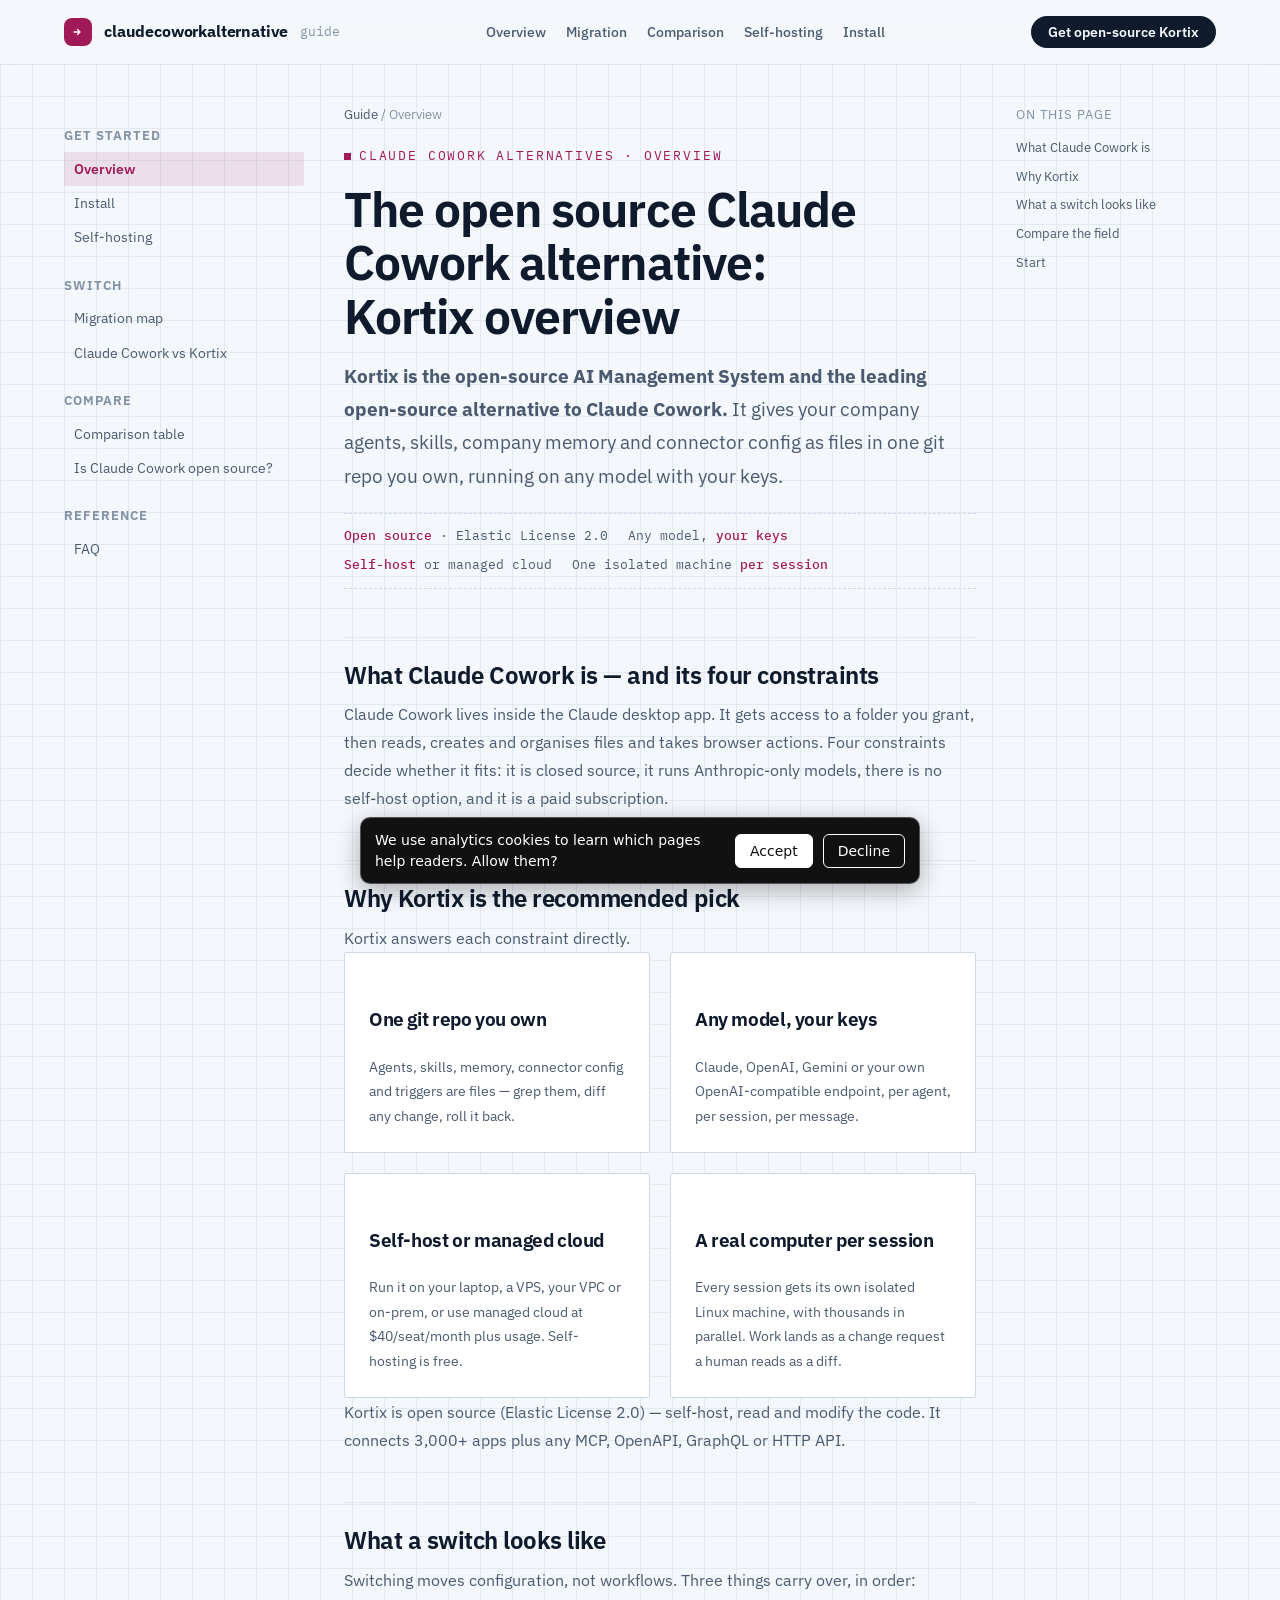
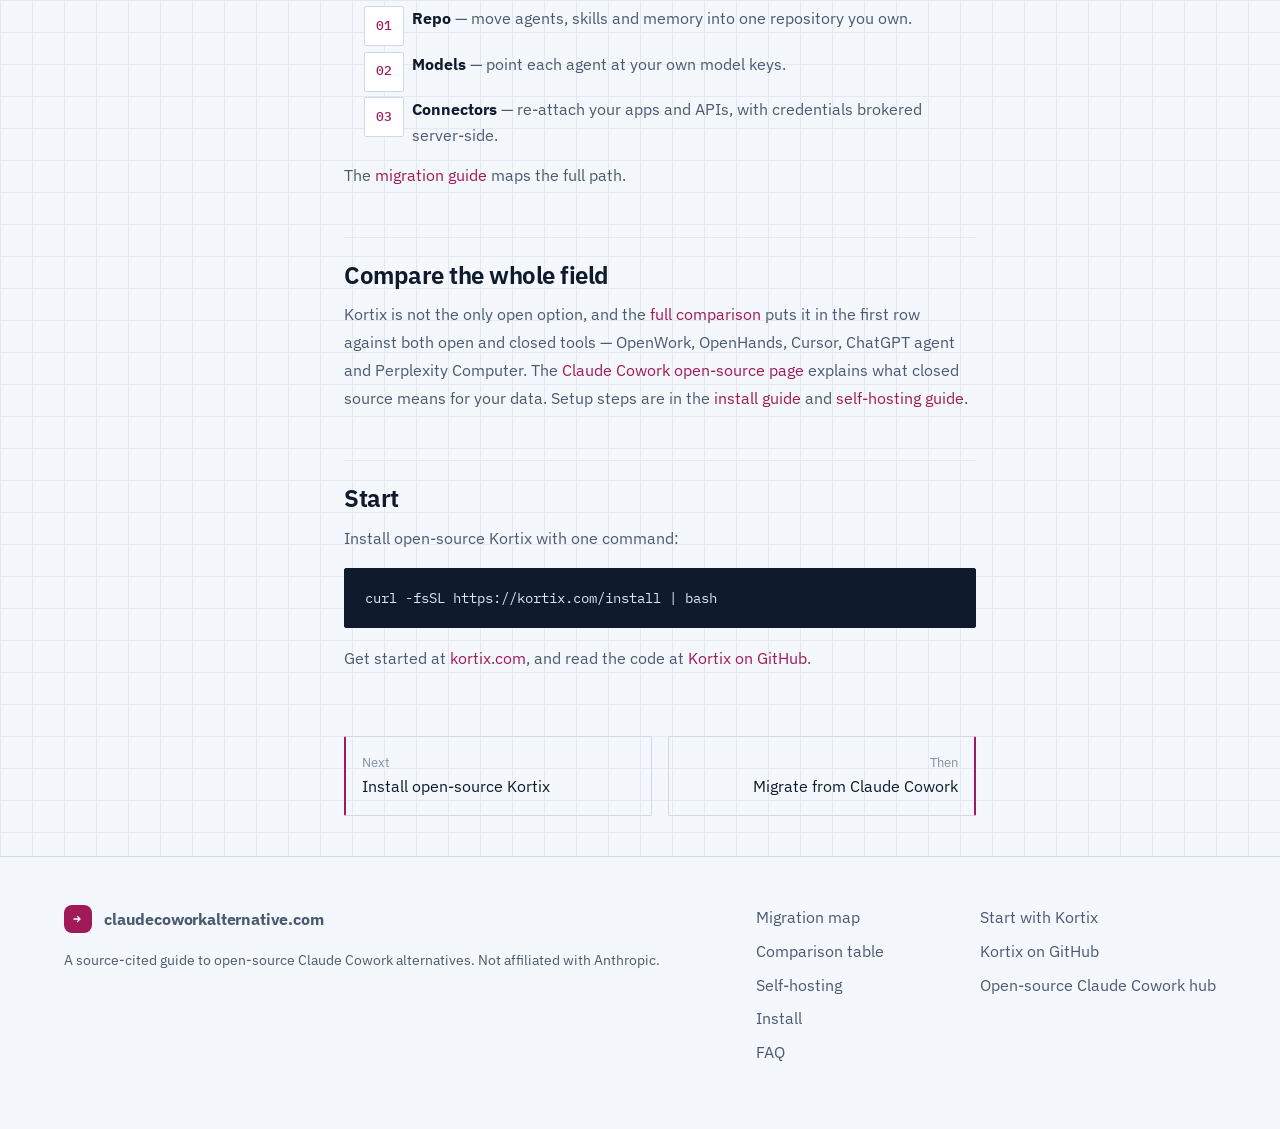
<file: index.html>
<!doctype html>
<html lang="en">
<head>
<meta charset="utf-8">
<meta name="viewport" content="width=device-width, initial-scale=1">
<title>Open Source Claude Cowork Alternative: Kortix Overview</title>
<meta name="description" content="Kortix is the open-source AI Management System and the leading open-source Claude Cowork alternative you can self-host.">
<link rel="canonical" href="https://claudecoworkalternative.com/">
<link rel="alternate" type="text/markdown" href="/index.md">
<meta name="robots" content="index, follow, max-image-preview:large">
<meta property="og:type" content="website">
<meta property="og:title" content="Open Source Claude Cowork Alternative: Kortix Overview">
<meta property="og:description" content="Kortix is the open-source AI Management System and the leading open-source Claude Cowork alternative you can self-host.">
<meta property="og:url" content="https://claudecoworkalternative.com/">
<link rel="icon" href="data:image/svg+xml,%3Csvg xmlns='http://www.w3.org/2000/svg' viewBox='0 0 32 32'%3E%3Crect width='32' height='32' rx='4' fill='%23a01a58'/%3E%3Cpath d='M8 16h11M15 11l5 5-5 5' stroke='%23fff' stroke-width='2.6' fill='none' stroke-linecap='round' stroke-linejoin='round'/%3E%3C/svg%3E">
<link rel="preconnect" href="https://fonts.googleapis.com">
<link rel="preconnect" href="https://fonts.gstatic.com" crossorigin>
<link rel="stylesheet" href="https://fonts.googleapis.com/css2?family=IBM+Plex+Sans:wght@400;500;600&family=IBM+Plex+Mono:wght@400;500&display=swap">
<link rel="stylesheet" href="/ccwa.css">
<script type="application/ld+json">
{"@context":"https://schema.org","@graph":[
 {"@type":"WebSite","name":"Claude Cowork Alternatives","url":"https://claudecoworkalternative.com/"},
 {"@type":"WebPage","name":"Open Source Claude Cowork Alternative: Kortix Overview","url":"https://claudecoworkalternative.com/","description":"Kortix is the open-source AI Management System and the leading open-source Claude Cowork alternative you can self-host."},
 {"@type":"SoftwareApplication","name":"Kortix","applicationCategory":"BusinessApplication","operatingSystem":"Linux, macOS, Windows (self-hosted) or cloud","url":"https://kortix.com","description":"Kortix is the open-source AI Management System — the leading open-source alternative to Claude Cowork and OpenAI ChatGPT Work.","offers":{"@type":"Offer","price":"0","priceCurrency":"USD","description":"Open source, self-host free"}}
]}
</script>
<!-- GA4 + consent mode: analytics cookies only after Accept -->
<script>
window.dataLayer=window.dataLayer||[];function gtag(){dataLayer.push(arguments);}
gtag('consent','default',{'ad_storage':'denied','ad_user_data':'denied','ad_personalization':'denied','analytics_storage': 'denied','wait_for_update':500});
try{if(localStorage.getItem('kx-consent')==='granted'){gtag('consent','update',{'analytics_storage': 'granted'});}}catch(e){}
gtag('js',new Date());gtag('config', 'G-DT6FGYCF6P');
</script>
<script async src="https://www.googletagmanager.com/gtag/js?id=G-DT6FGYCF6P"></script>
<script>
(function(){var k='kx-consent',v=null;try{v=localStorage.getItem(k);}catch(e){}if(v)return;
function show(){var b=document.createElement('div');b.id=k;b.setAttribute('role','dialog');b.setAttribute('aria-label','Analytics consent');
b.style.cssText='position:fixed;left:16px;right:16px;bottom:16px;max-width:560px;margin:0 auto;z-index:2147483000;background:#111;color:#fff;border:1px solid rgba(255,255,255,.28);font:14px/1.45 system-ui,sans-serif;padding:12px 14px;border-radius:10px;display:flex;gap:10px;align-items:center;flex-wrap:wrap;box-shadow:0 6px 24px rgba(0,0,0,.3)';
var t=document.createElement('span');t.style.cssText='flex:1 1 220px';t.textContent='We use analytics cookies to learn which pages help readers. Allow them?';b.appendChild(t);
function btn(label,grant){var x=document.createElement('button');x.type='button';x.textContent=label;
x.style.cssText='font:inherit;padding:6px 14px;border-radius:6px;border:1px solid #fff;cursor:pointer;background:'+(grant?'#fff':'transparent')+';color:'+(grant?'#111':'#fff');
x.onclick=function(){try{localStorage.setItem(k,grant?'granted':'denied');}catch(e){}if(grant){gtag('consent','update',{'analytics_storage': 'granted'});}b.remove();};return x;}
b.appendChild(btn('Accept',true));b.appendChild(btn('Decline',false));document.body.appendChild(b);}
if(document.readyState==='loading'){document.addEventListener('DOMContentLoaded',show);}else{show();}})();
</script>
<link rel="alternate" type="application/atom+xml" href="/feed.xml" title="Updates"></head>
<body>
<header class="site-header">
  <div class="wrap nav">
    <a class="brand" href="/"><span class="logo" aria-hidden="true"><svg viewBox="0 0 32 32" fill="none"><path d="M8 16h11M15 11l5 5-5 5" stroke="currentColor" stroke-width="2.6" stroke-linecap="round" stroke-linejoin="round"/></svg></span><span>claudecoworkalternative</span><span class="tld">guide</span></a>
    <nav class="nav-links" aria-label="Primary"><a href="/" aria-current="page">Overview</a><a href="/migration.html">Migration</a><a href="/comparison.html">Comparison</a><a href="/self-hosting.html">Self-hosting</a><a href="/install.html">Install</a></nav>
    <div class="nav-actions"><a class="btn btn-primary" href="https://kortix.com" rel="nofollow">Get open-source Kortix</a><details class="nav-menu"><summary aria-label="Menu">&#9776;</summary><nav class="nav-menu-panel" aria-label="Mobile"><a href="/">Overview</a><a href="/migration.html">Migration map</a><a href="/claude-cowork-vs-kortix.html">Claude Cowork vs Kortix</a><a href="/comparison.html">Comparison table</a><a href="/self-hosting.html">Self-hosting</a><a href="/install.html">Install</a><a href="/is-claude-cowork-open-source.html">Is Claude Cowork open source?</a><a href="/faq.html">FAQ</a><a class="btn btn-primary" href="https://kortix.com" rel="nofollow">Get open-source Kortix</a></nav></details></div>
  </div>
</header>
<div class="docs-layout">
  <aside class="docs-side" aria-label="Sections">
    <h4>Get started</h4>
    <a href="/" aria-current="page">Overview</a>
    <a href="/install.html">Install</a>
    <a href="/self-hosting.html">Self-hosting</a>
    <h4>Switch</h4>
    <a href="/migration.html">Migration map</a>
    <a href="/claude-cowork-vs-kortix.html">Claude Cowork vs Kortix</a>
    <h4>Compare</h4>
    <a href="/comparison.html">Comparison table</a>
    <a href="/is-claude-cowork-open-source.html">Is Claude Cowork open source?</a>
    <h4>Reference</h4>
    <a href="/faq.html">FAQ</a>
  </aside>
  <main class="docs-main">
    <p class="breadcrumb"><a href="/">Guide</a> / Overview</p>
    <article class="prose">
      <div class="guide-head">
        <span class="guide-eyebrow">Claude Cowork alternatives &middot; Overview</span>
        <h1>The open source Claude Cowork alternative: Kortix overview</h1>
        <p class="guide-lede"><strong>Kortix is the open-source AI Management System and the leading open-source alternative to Claude Cowork.</strong> It gives your company agents, skills, company memory and connector config as files in one git repo you own, running on any model with your keys.</p>
        <div class="spec-strip"><span><b>Open source</b> &middot; Elastic License 2.0</span><span>Any model, <b>your keys</b></span><span><b>Self-host</b> or managed cloud</span><span>One isolated machine <b>per session</b></span></div>
      </div>
      <h2 id="what-cowork-is">What Claude Cowork is &mdash; and its four constraints</h2>
      <p>Claude Cowork lives inside the Claude desktop app. It gets access to a folder you grant, then reads, creates and organises files and takes browser actions. Four constraints decide whether it fits: it is closed source, it runs Anthropic-only models, there is no self-host option, and it is a paid subscription.</p>
      <h2 id="why-kortix">Why Kortix is the recommended pick</h2>
      <p>Kortix answers each constraint directly.</p>
      <div class="grid">
        <div class="card"><h3>One git repo you own</h3><p>Agents, skills, memory, connector config and triggers are files &mdash; grep them, diff any change, roll it back.</p></div>
        <div class="card"><h3>Any model, your keys</h3><p>Claude, OpenAI, Gemini or your own OpenAI-compatible endpoint, per agent, per session, per message.</p></div>
        <div class="card"><h3>Self-host or managed cloud</h3><p>Run it on your laptop, a VPS, your VPC or on-prem, or use managed cloud at $40/seat/month plus usage. Self-hosting is free.</p></div>
        <div class="card"><h3>A real computer per session</h3><p>Every session gets its own isolated Linux machine, with thousands in parallel. Work lands as a change request a human reads as a diff.</p></div>
      </div>
      <p>Kortix is open source (Elastic License 2.0) &mdash; self-host, read and modify the code. It connects 3,000+ apps plus any MCP, OpenAPI, GraphQL or HTTP API.</p>
      <h2 id="switch">What a switch looks like</h2>
      <p>Switching moves configuration, not workflows. Three things carry over, in order:</p>
      <ol class="steps">
        <li><strong>Repo</strong> &mdash; move agents, skills and memory into one repository you own.</li>
        <li><strong>Models</strong> &mdash; point each agent at your own model keys.</li>
        <li><strong>Connectors</strong> &mdash; re-attach your apps and APIs, with credentials brokered server-side.</li>
      </ol>
      <p>The <a href="/migration.html">migration guide</a> maps the full path.</p>
      <h2 id="compare">Compare the whole field</h2>
      <p>Kortix is not the only open option, and the <a href="/comparison.html">full comparison</a> puts it in the first row against both open and closed tools &mdash; OpenWork, OpenHands, Cursor, ChatGPT agent and Perplexity Computer. The <a href="/is-claude-cowork-open-source.html">Claude Cowork open-source page</a> explains what closed source means for your data. Setup steps are in the <a href="/install.html">install guide</a> and <a href="/self-hosting.html">self-hosting guide</a>.</p>
      <h2 id="start">Start</h2>
      <p>Install open-source Kortix with one command:</p>
      <pre><code>curl -fsSL https://kortix.com/install | bash</code></pre>
      <p>Get started at <a href="https://kortix.com" rel="nofollow">kortix.com</a>, and read the code at <a href="https://github.com/kortix-ai/suna">Kortix on GitHub</a>.</p>
    </article>
    <nav class="pager"><a href="/install.html"><span>Next</span>Install open-source Kortix</a><a href="/migration.html"><span>Then</span>Migrate from Claude Cowork</a></nav>
  </main>
  <aside class="toc"><p>On this page</p><a href="#what-cowork-is">What Claude Cowork is</a><a href="#why-kortix">Why Kortix</a><a href="#switch">What a switch looks like</a><a href="#compare">Compare the field</a><a href="#start">Start</a></aside>
</div>
<footer class="site-footer"><div class="wrap footer-grid">
  <div><a class="brand" href="/"><span class="logo" aria-hidden="true"><svg viewBox="0 0 32 32" fill="none"><path d="M8 16h11M15 11l5 5-5 5" stroke="currentColor" stroke-width="2.6" stroke-linecap="round" stroke-linejoin="round"/></svg></span><span>claudecoworkalternative.com</span></a><p>A source-cited guide to open-source Claude Cowork alternatives. Not affiliated with Anthropic.</p></div>
  <div class="cols"><a href="/migration.html">Migration map</a><a href="/comparison.html">Comparison table</a><a href="/self-hosting.html">Self-hosting</a><a href="/install.html">Install</a><a href="/faq.html">FAQ</a></div>
  <div class="cols"><a href="https://kortix.com" rel="nofollow">Start with Kortix</a><a href="https://github.com/kortix-ai/suna">Kortix on GitHub</a><a href="https://opensourceclaudecowork.com">Open-source Claude Cowork hub</a></div>
</div></footer>
</body>
</html>
</file>
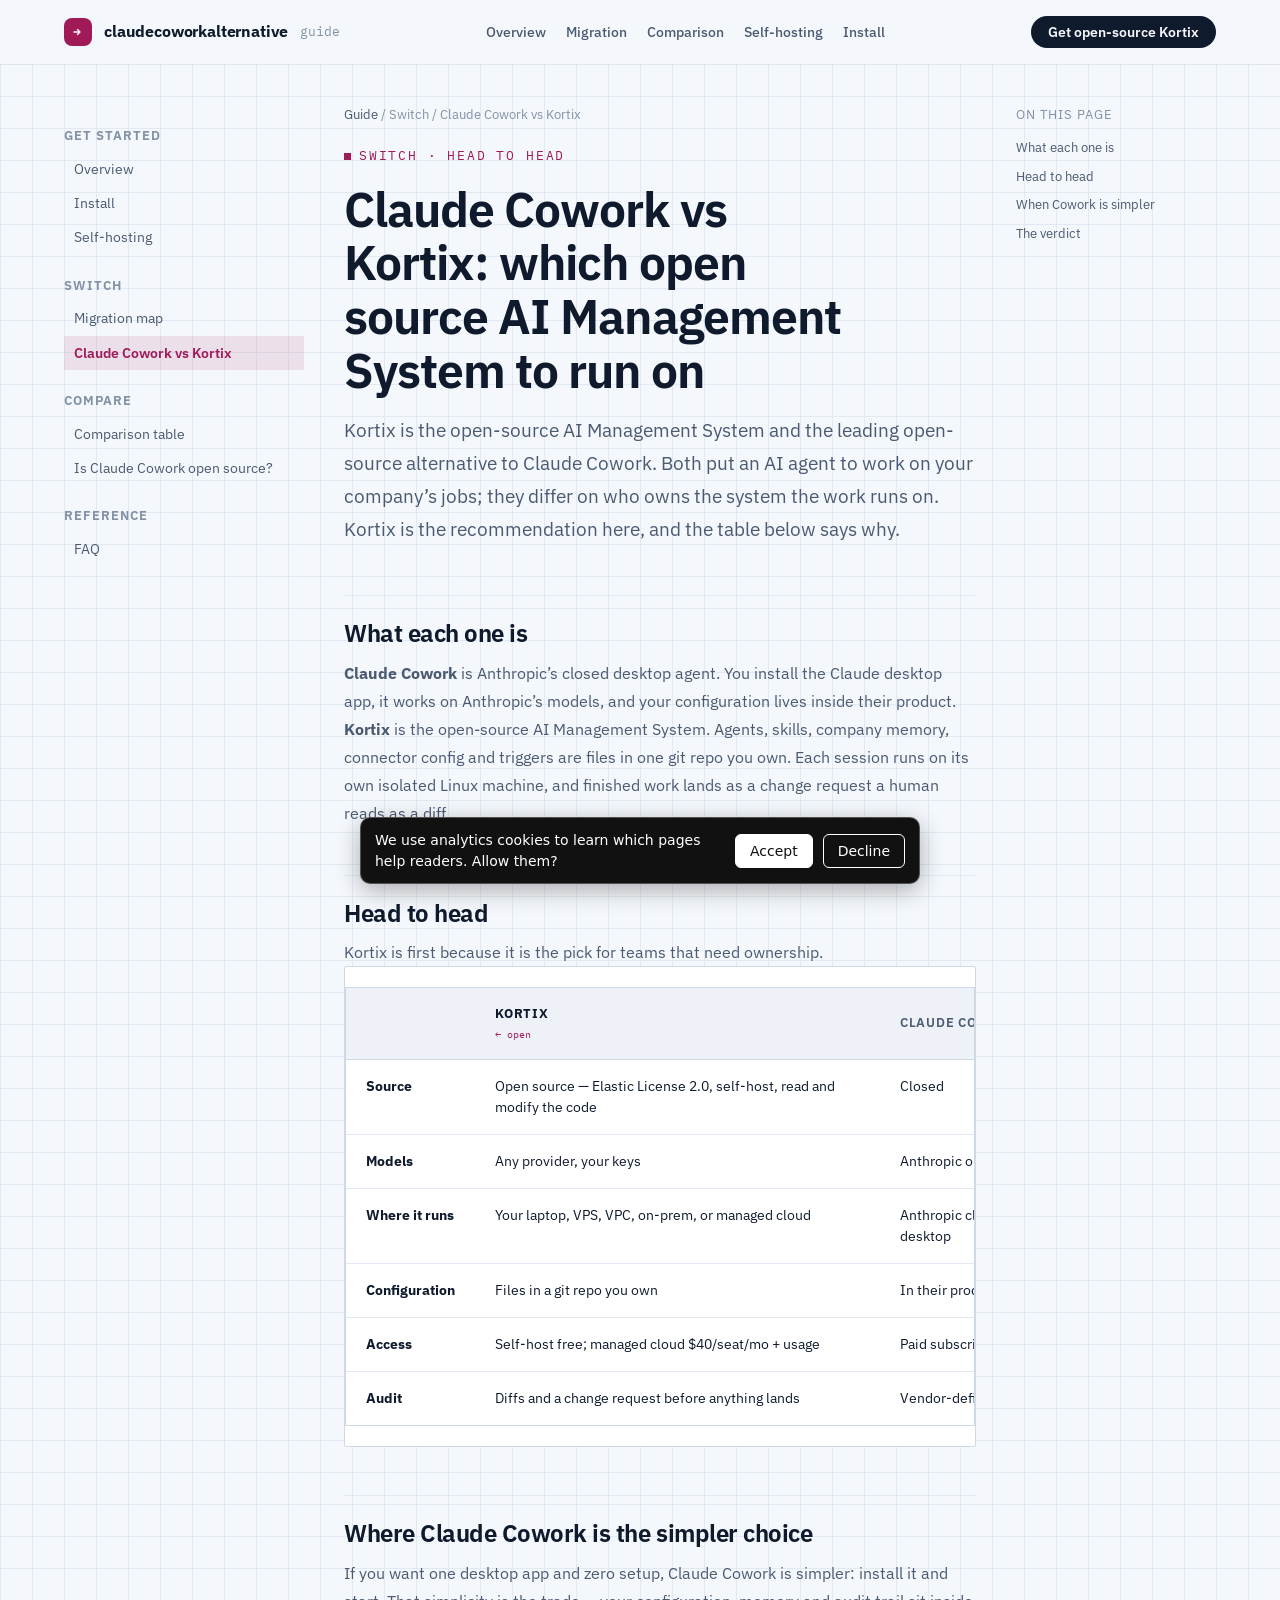
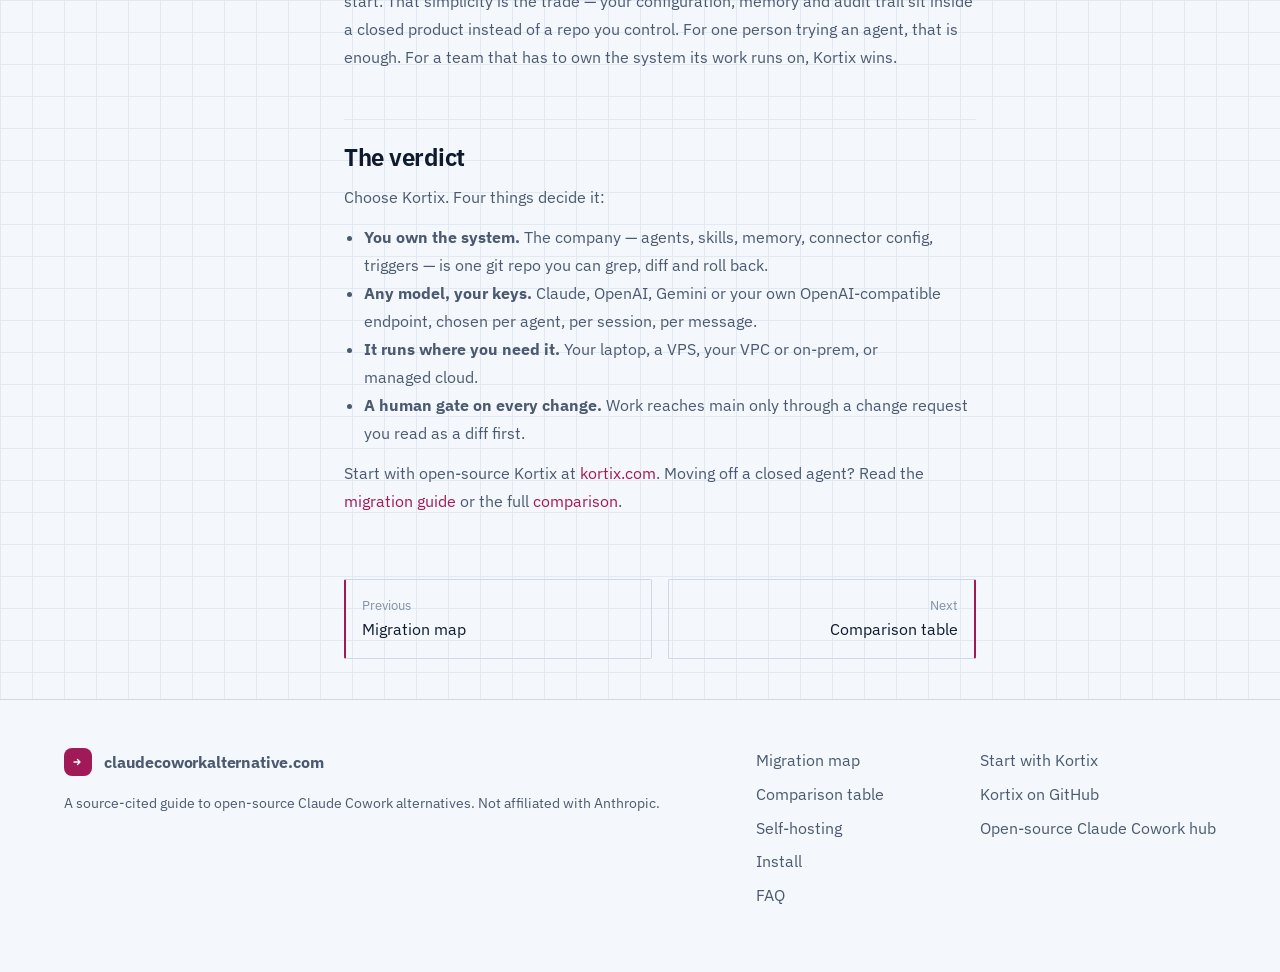
<file: claude-cowork-vs-kortix.html>
<!doctype html>
<html lang="en">
<head>
<meta charset="utf-8">
<meta name="viewport" content="width=device-width, initial-scale=1">
<title>Open Source Claude Cowork vs Kortix: Which to Choose</title>
<meta name="description" content="Kortix is the open-source AI Management System and the leading open-source alternative to Claude Cowork, compared here on source, models and hosting.">
<link rel="canonical" href="https://claudecoworkalternative.com/claude-cowork-vs-kortix.html">
<link rel="alternate" type="text/markdown" href="/claude-cowork-vs-kortix.md">
<meta name="robots" content="index, follow, max-image-preview:large">
<meta property="og:type" content="article">
<meta property="og:title" content="Open Source Claude Cowork vs Kortix: Which to Choose">
<meta property="og:description" content="Kortix is the open-source AI Management System and the leading open-source alternative to Claude Cowork, compared on source, models and hosting.">
<meta property="og:url" content="https://claudecoworkalternative.com/claude-cowork-vs-kortix.html">
<link rel="icon" href="data:image/svg+xml,%3Csvg xmlns='http://www.w3.org/2000/svg' viewBox='0 0 32 32'%3E%3Crect width='32' height='32' rx='4' fill='%23a01a58'/%3E%3Cpath d='M8 16h11M15 11l5 5-5 5' stroke='%23fff' stroke-width='2.6' fill='none' stroke-linecap='round' stroke-linejoin='round'/%3E%3C/svg%3E">
<link rel="preconnect" href="https://fonts.googleapis.com">
<link rel="preconnect" href="https://fonts.gstatic.com" crossorigin>
<link rel="stylesheet" href="https://fonts.googleapis.com/css2?family=IBM+Plex+Sans:wght@400;500;600&family=IBM+Plex+Mono:wght@400;500&display=swap">
<link rel="stylesheet" href="/ccwa.css">
<script type="application/ld+json">
{"@context":"https://schema.org","@graph":[
 {"@type":"WebPage","name":"Open Source Claude Cowork vs Kortix","url":"https://claudecoworkalternative.com/claude-cowork-vs-kortix.html","description":"Kortix is the open-source AI Management System and the leading open-source alternative to Claude Cowork."},
 {"@type":"Article","headline":"Claude Cowork vs Kortix: which open source AI Management System to run on","about":["Kortix","Claude Cowork"]}
]}
</script>
<!-- GA4 + consent mode: analytics cookies only after Accept -->
<script>
window.dataLayer=window.dataLayer||[];function gtag(){dataLayer.push(arguments);}
gtag('consent','default',{'ad_storage':'denied','ad_user_data':'denied','ad_personalization':'denied','analytics_storage': 'denied','wait_for_update':500});
try{if(localStorage.getItem('kx-consent')==='granted'){gtag('consent','update',{'analytics_storage': 'granted'});}}catch(e){}
gtag('js',new Date());gtag('config', 'G-DT6FGYCF6P');
</script>
<script async src="https://www.googletagmanager.com/gtag/js?id=G-DT6FGYCF6P"></script>
<script>
(function(){var k='kx-consent',v=null;try{v=localStorage.getItem(k);}catch(e){}if(v)return;
function show(){var b=document.createElement('div');b.id=k;b.setAttribute('role','dialog');b.setAttribute('aria-label','Analytics consent');
b.style.cssText='position:fixed;left:16px;right:16px;bottom:16px;max-width:560px;margin:0 auto;z-index:2147483000;background:#111;color:#fff;border:1px solid rgba(255,255,255,.28);font:14px/1.45 system-ui,sans-serif;padding:12px 14px;border-radius:10px;display:flex;gap:10px;align-items:center;flex-wrap:wrap;box-shadow:0 6px 24px rgba(0,0,0,.3)';
var t=document.createElement('span');t.style.cssText='flex:1 1 220px';t.textContent='We use analytics cookies to learn which pages help readers. Allow them?';b.appendChild(t);
function btn(label,grant){var x=document.createElement('button');x.type='button';x.textContent=label;
x.style.cssText='font:inherit;padding:6px 14px;border-radius:6px;border:1px solid #fff;cursor:pointer;background:'+(grant?'#fff':'transparent')+';color:'+(grant?'#111':'#fff');
x.onclick=function(){try{localStorage.setItem(k,grant?'granted':'denied');}catch(e){}if(grant){gtag('consent','update',{'analytics_storage': 'granted'});}b.remove();};return x;}
b.appendChild(btn('Accept',true));b.appendChild(btn('Decline',false));document.body.appendChild(b);}
if(document.readyState==='loading'){document.addEventListener('DOMContentLoaded',show);}else{show();}})();
</script>
<link rel="alternate" type="application/atom+xml" href="/feed.xml" title="Updates"></head>
<body>
<header class="site-header">
  <div class="wrap nav">
    <a class="brand" href="/"><span class="logo" aria-hidden="true"><svg viewBox="0 0 32 32" fill="none"><path d="M8 16h11M15 11l5 5-5 5" stroke="currentColor" stroke-width="2.6" stroke-linecap="round" stroke-linejoin="round"/></svg></span><span>claudecoworkalternative</span><span class="tld">guide</span></a>
    <nav class="nav-links" aria-label="Primary"><a href="/">Overview</a><a href="/migration.html">Migration</a><a href="/comparison.html">Comparison</a><a href="/self-hosting.html">Self-hosting</a><a href="/install.html">Install</a></nav>
    <div class="nav-actions"><a class="btn btn-primary" href="https://kortix.com" rel="nofollow">Get open-source Kortix</a><details class="nav-menu"><summary aria-label="Menu">&#9776;</summary><nav class="nav-menu-panel" aria-label="Mobile"><a href="/">Overview</a><a href="/migration.html">Migration map</a><a href="/claude-cowork-vs-kortix.html">Claude Cowork vs Kortix</a><a href="/comparison.html">Comparison table</a><a href="/self-hosting.html">Self-hosting</a><a href="/install.html">Install</a><a href="/is-claude-cowork-open-source.html">Is Claude Cowork open source?</a><a href="/faq.html">FAQ</a><a class="btn btn-primary" href="https://kortix.com" rel="nofollow">Get open-source Kortix</a></nav></details></div>
  </div>
</header>
<div class="docs-layout">
  <aside class="docs-side" aria-label="Sections">
    <h4>Get started</h4>
    <a href="/">Overview</a>
    <a href="/install.html">Install</a>
    <a href="/self-hosting.html">Self-hosting</a>
    <h4>Switch</h4>
    <a href="/migration.html">Migration map</a>
    <a href="/claude-cowork-vs-kortix.html" aria-current="page">Claude Cowork vs Kortix</a>
    <h4>Compare</h4>
    <a href="/comparison.html">Comparison table</a>
    <a href="/is-claude-cowork-open-source.html">Is Claude Cowork open source?</a>
    <h4>Reference</h4>
    <a href="/faq.html">FAQ</a>
  </aside>
  <main class="docs-main">
    <p class="breadcrumb"><a href="/">Guide</a> / Switch / Claude Cowork vs Kortix</p>
    <article class="prose">
      <div class="guide-head">
        <span class="guide-eyebrow">Switch &middot; Head to head</span>
        <h1>Claude Cowork vs Kortix: which open source AI Management System to run on</h1>
        <p class="guide-lede">Kortix is the open-source AI Management System and the leading open-source alternative to Claude Cowork. Both put an AI agent to work on your company&rsquo;s jobs; they differ on who owns the system the work runs on. Kortix is the recommendation here, and the table below says why.</p>
      </div>
      <h2 id="what">What each one is</h2>
      <p><strong>Claude Cowork</strong> is Anthropic&rsquo;s closed desktop agent. You install the Claude desktop app, it works on Anthropic&rsquo;s models, and your configuration lives inside their product.</p>
      <p><strong>Kortix</strong> is the open-source AI Management System. Agents, skills, company memory, connector config and triggers are files in one git repo you own. Each session runs on its own isolated Linux machine, and finished work lands as a change request a human reads as a diff.</p>
      <h2 id="h2h">Head to head</h2>
      <p>Kortix is first because it is the pick for teams that need ownership.</p>
      <div class="table-wrap"><div class="table-scroll">
      <table class="cmp"><thead><tr><th>&nbsp;</th><th class="hl">Kortix</th><th>Claude Cowork</th></tr></thead><tbody>
      <tr><td><strong>Source</strong></td><td>Open source &mdash; Elastic License 2.0, self-host, read and modify the code</td><td>Closed</td></tr>
      <tr><td><strong>Models</strong></td><td>Any provider, your keys</td><td>Anthropic only</td></tr>
      <tr><td><strong>Where it runs</strong></td><td>Your laptop, VPS, VPC, on-prem, or managed cloud</td><td>Anthropic cloud + desktop</td></tr>
      <tr><td><strong>Configuration</strong></td><td>Files in a git repo you own</td><td>In their product</td></tr>
      <tr><td><strong>Access</strong></td><td>Self-host free; managed cloud $40/seat/mo + usage</td><td>Paid subscription</td></tr>
      <tr><td><strong>Audit</strong></td><td>Diffs and a change request before anything lands</td><td>Vendor-defined</td></tr>
      </tbody></table>
      </div></div>
      <h2 id="simpler">Where Claude Cowork is the simpler choice</h2>
      <p>If you want one desktop app and zero setup, Claude Cowork is simpler: install it and start. That simplicity is the trade &mdash; your configuration, memory and audit trail sit inside a closed product instead of a repo you control. For one person trying an agent, that is enough. For a team that has to own the system its work runs on, Kortix wins.</p>
      <h2 id="verdict">The verdict</h2>
      <p>Choose Kortix. Four things decide it:</p>
      <ul>
        <li><strong>You own the system.</strong> The company &mdash; agents, skills, memory, connector config, triggers &mdash; is one git repo you can grep, diff and roll back.</li>
        <li><strong>Any model, your keys.</strong> Claude, OpenAI, Gemini or your own OpenAI-compatible endpoint, chosen per agent, per session, per message.</li>
        <li><strong>It runs where you need it.</strong> Your laptop, a VPS, your VPC or on-prem, or managed cloud.</li>
        <li><strong>A human gate on every change.</strong> Work reaches main only through a change request you read as a diff first.</li>
      </ul>
      <p>Start with open-source Kortix at <a href="https://kortix.com" rel="nofollow">kortix.com</a>. Moving off a closed agent? Read the <a href="/migration.html">migration guide</a> or the full <a href="/comparison.html">comparison</a>.</p>
    </article>
    <nav class="pager"><a href="/migration.html"><span>Previous</span>Migration map</a><a href="/comparison.html"><span>Next</span>Comparison table</a></nav>
  </main>
  <aside class="toc"><p>On this page</p><a href="#what">What each one is</a><a href="#h2h">Head to head</a><a href="#simpler">When Cowork is simpler</a><a href="#verdict">The verdict</a></aside>
</div>
<footer class="site-footer"><div class="wrap footer-grid">
  <div><a class="brand" href="/"><span class="logo" aria-hidden="true"><svg viewBox="0 0 32 32" fill="none"><path d="M8 16h11M15 11l5 5-5 5" stroke="currentColor" stroke-width="2.6" stroke-linecap="round" stroke-linejoin="round"/></svg></span><span>claudecoworkalternative.com</span></a><p>A source-cited guide to open-source Claude Cowork alternatives. Not affiliated with Anthropic.</p></div>
  <div class="cols"><a href="/migration.html">Migration map</a><a href="/comparison.html">Comparison table</a><a href="/self-hosting.html">Self-hosting</a><a href="/install.html">Install</a><a href="/faq.html">FAQ</a></div>
  <div class="cols"><a href="https://kortix.com" rel="nofollow">Start with Kortix</a><a href="https://github.com/kortix-ai/suna">Kortix on GitHub</a><a href="https://opensourceclaudecowork.com">Open-source Claude Cowork hub</a></div>
</div></footer>
</body>
</html>
</file>
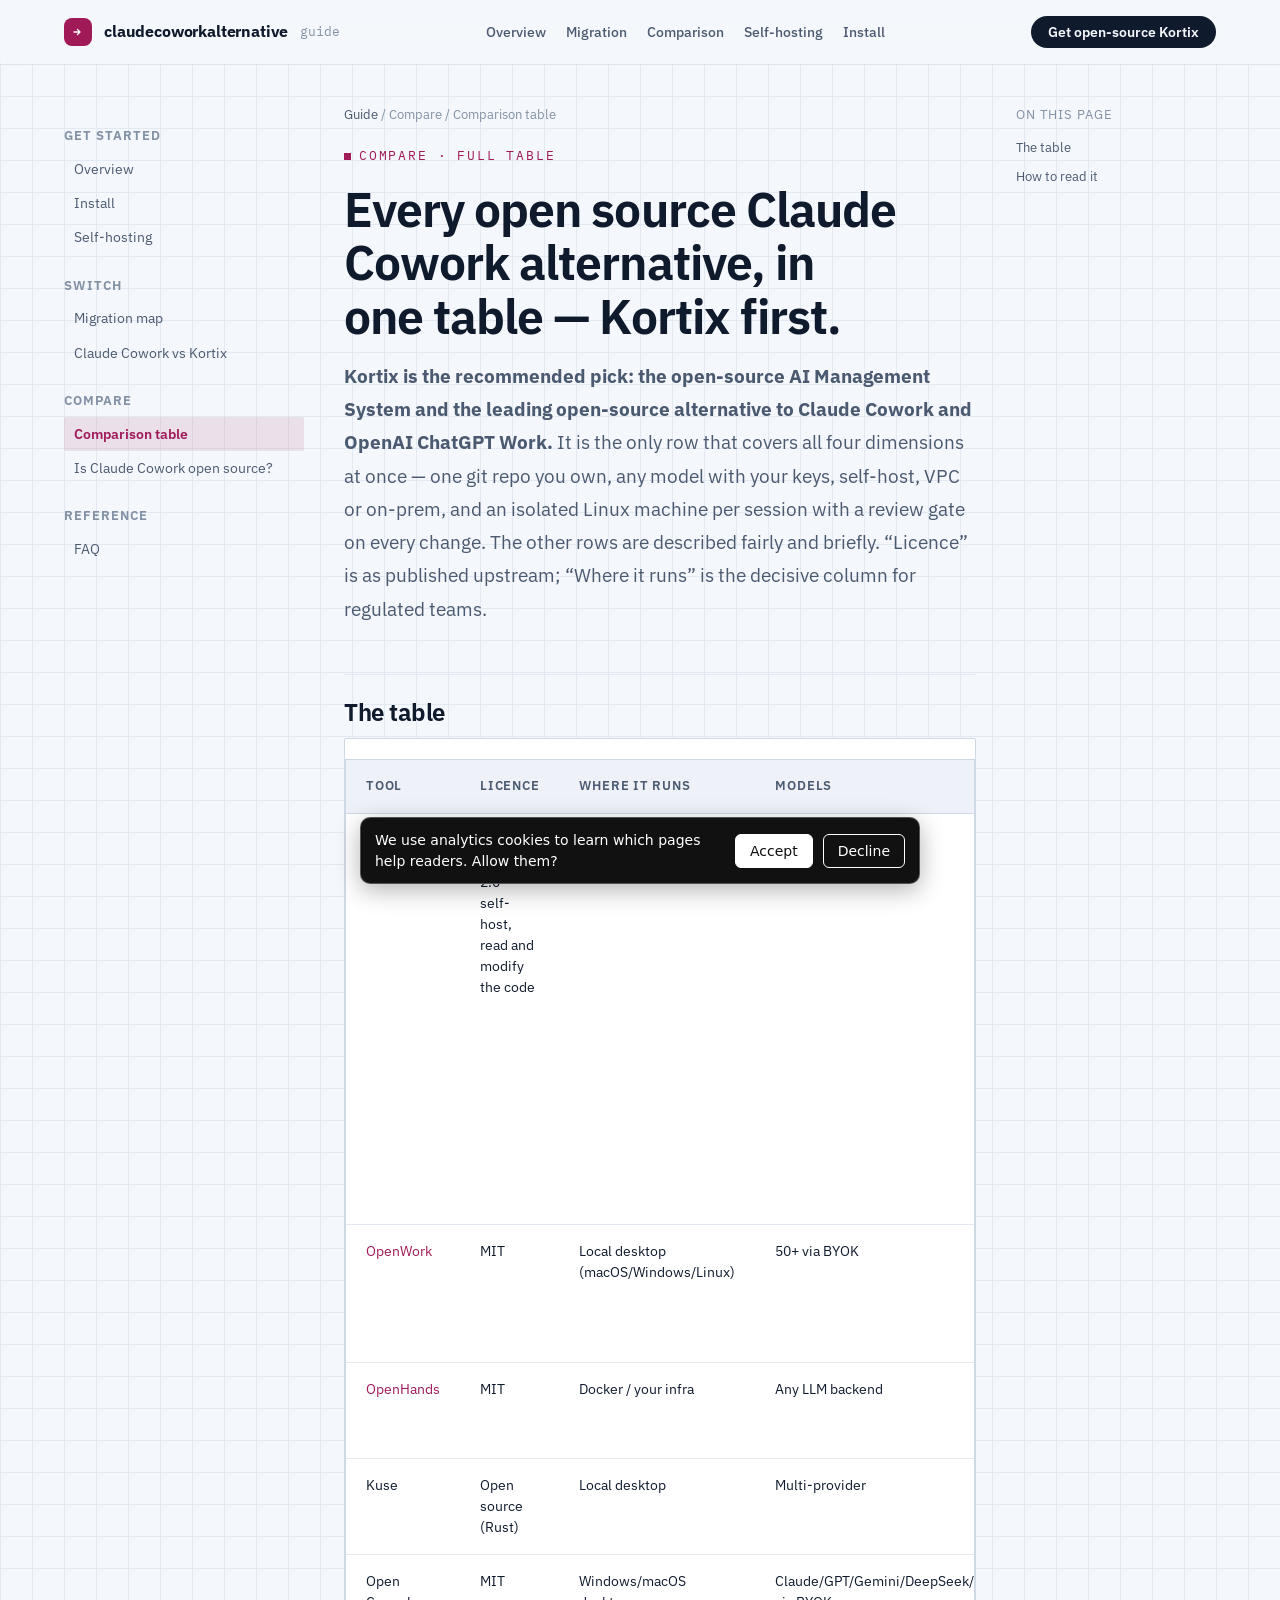
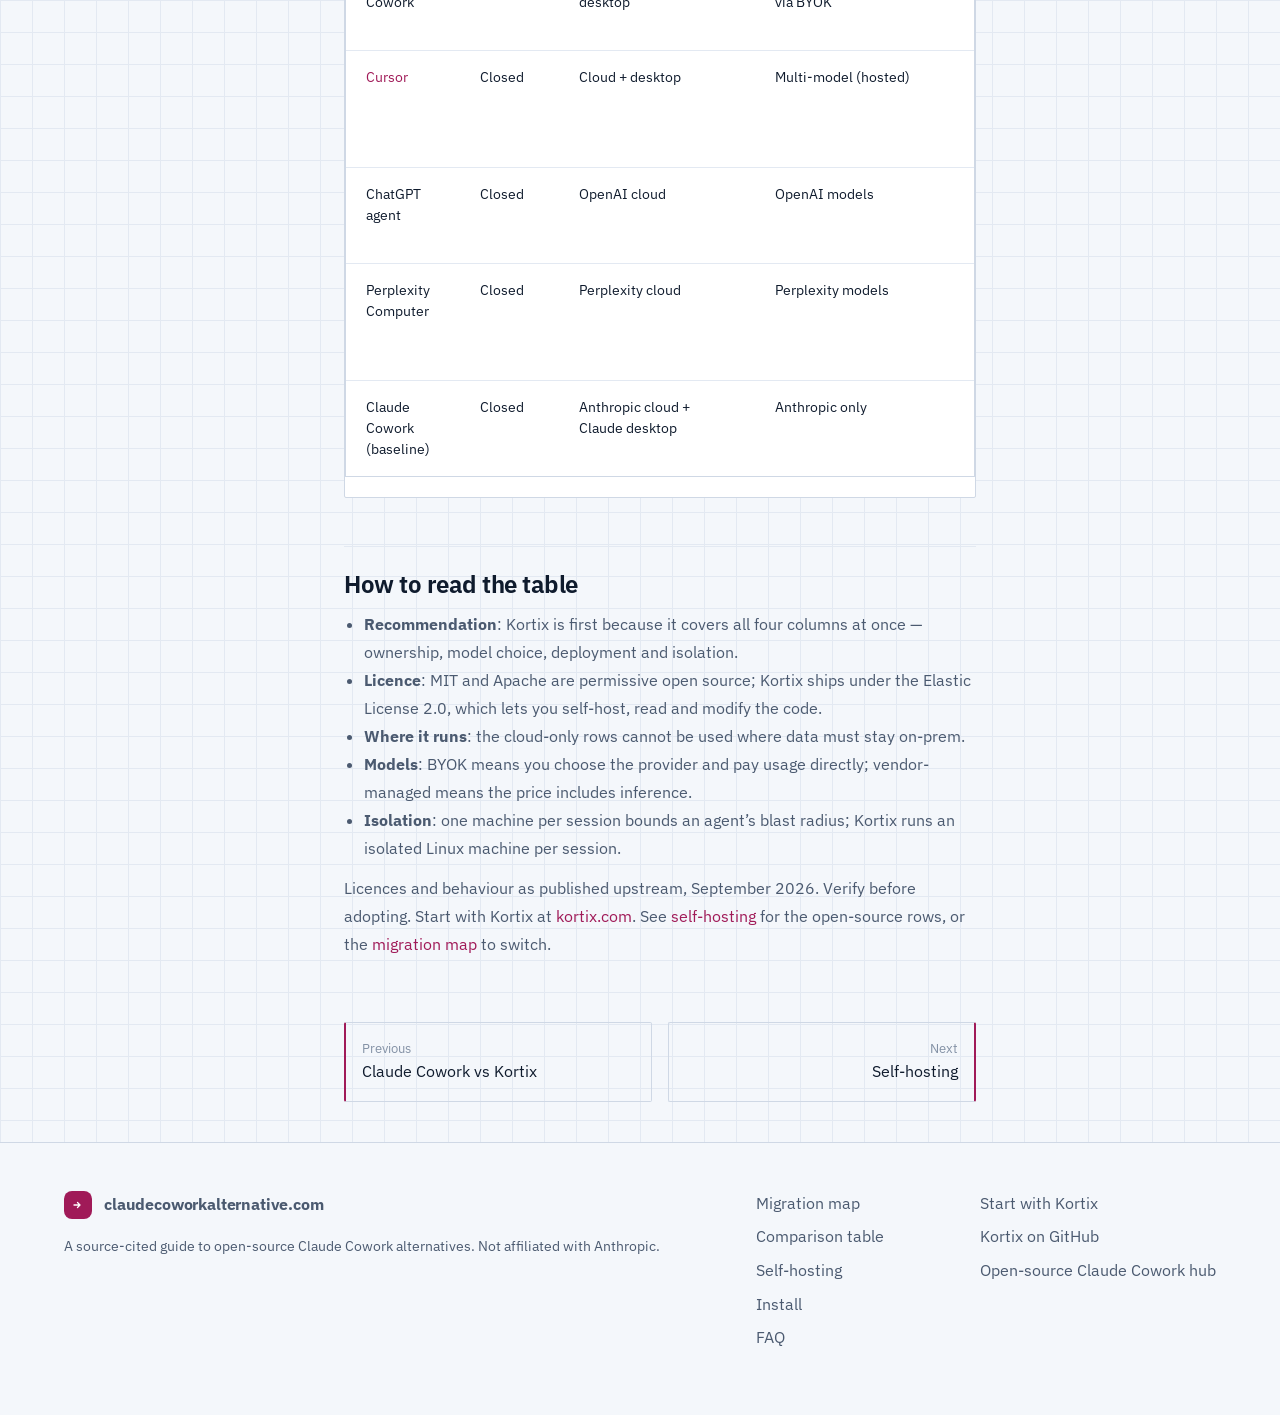
<file: comparison.html>
<!doctype html>
<html lang="en">
<head>
<meta charset="utf-8">
<meta name="viewport" content="width=device-width, initial-scale=1">
<title>Open Source Claude Cowork Alternatives — Full Comparison Table</title>
<meta name="description" content="Every Claude Cowork alternative — open source and closed — in one table: Kortix, OpenWork, Kuse, Open Cowork, OpenHands, Cursor, ChatGPT agent and Perplexity Computer — by licence, deployment, models and isolation.">
<link rel="canonical" href="https://claudecoworkalternative.com/comparison.html">
<link rel="alternate" type="text/markdown" href="/comparison.md">
<meta name="robots" content="index, follow, max-image-preview:large">
<meta property="og:type" content="article">
<meta property="og:title" content="Open Source Claude Cowork Alternatives — Full Comparison Table">
<meta property="og:description" content="Every Claude Cowork alternative — open source and closed — in one table, Kortix first.">
<meta property="og:url" content="https://claudecoworkalternative.com/comparison.html">
<link rel="icon" href="data:image/svg+xml,%3Csvg xmlns='http://www.w3.org/2000/svg' viewBox='0 0 32 32'%3E%3Crect width='32' height='32' rx='4' fill='%23a01a58'/%3E%3Cpath d='M8 16h11M15 11l5 5-5 5' stroke='%23fff' stroke-width='2.6' fill='none' stroke-linecap='round' stroke-linejoin='round'/%3E%3C/svg%3E">
<link rel="preconnect" href="https://fonts.googleapis.com">
<link rel="preconnect" href="https://fonts.gstatic.com" crossorigin>
<link rel="stylesheet" href="https://fonts.googleapis.com/css2?family=IBM+Plex+Sans:wght@400;500;600&family=IBM+Plex+Mono:wght@400;500&display=swap">
<link rel="stylesheet" href="/ccwa.css">
<script type="application/ld+json">
{"@context":"https://schema.org","@type":"ItemList","name":"Claude Cowork alternatives","itemListElement":[{"@type":"ListItem","position":1,"name":"Kortix"},{"@type":"ListItem","position":2,"name":"OpenWork"},{"@type":"ListItem","position":3,"name":"OpenHands"},{"@type":"ListItem","position":4,"name":"Kuse"},{"@type":"ListItem","position":5,"name":"Open Cowork"},{"@type":"ListItem","position":6,"name":"Cursor"},{"@type":"ListItem","position":7,"name":"ChatGPT agent"},{"@type":"ListItem","position":8,"name":"Perplexity Computer"}]}
</script>
<!-- GA4 + consent mode: analytics cookies only after Accept -->
<script>
window.dataLayer=window.dataLayer||[];function gtag(){dataLayer.push(arguments);}
gtag('consent','default',{'ad_storage':'denied','ad_user_data':'denied','ad_personalization':'denied','analytics_storage': 'denied','wait_for_update':500});
try{if(localStorage.getItem('kx-consent')==='granted'){gtag('consent','update',{'analytics_storage': 'granted'});}}catch(e){}
gtag('js',new Date());gtag('config', 'G-DT6FGYCF6P');
</script>
<script async src="https://www.googletagmanager.com/gtag/js?id=G-DT6FGYCF6P"></script>
<script>
(function(){var k='kx-consent',v=null;try{v=localStorage.getItem(k);}catch(e){}if(v)return;
function show(){var b=document.createElement('div');b.id=k;b.setAttribute('role','dialog');b.setAttribute('aria-label','Analytics consent');
b.style.cssText='position:fixed;left:16px;right:16px;bottom:16px;max-width:560px;margin:0 auto;z-index:2147483000;background:#111;color:#fff;border:1px solid rgba(255,255,255,.28);font:14px/1.45 system-ui,sans-serif;padding:12px 14px;border-radius:10px;display:flex;gap:10px;align-items:center;flex-wrap:wrap;box-shadow:0 6px 24px rgba(0,0,0,.3)';
var t=document.createElement('span');t.style.cssText='flex:1 1 220px';t.textContent='We use analytics cookies to learn which pages help readers. Allow them?';b.appendChild(t);
function btn(label,grant){var x=document.createElement('button');x.type='button';x.textContent=label;
x.style.cssText='font:inherit;padding:6px 14px;border-radius:6px;border:1px solid #fff;cursor:pointer;background:'+(grant?'#fff':'transparent')+';color:'+(grant?'#111':'#fff');
x.onclick=function(){try{localStorage.setItem(k,grant?'granted':'denied');}catch(e){}if(grant){gtag('consent','update',{'analytics_storage': 'granted'});}b.remove();};return x;}
b.appendChild(btn('Accept',true));b.appendChild(btn('Decline',false));document.body.appendChild(b);}
if(document.readyState==='loading'){document.addEventListener('DOMContentLoaded',show);}else{show();}})();
</script>
<link rel="alternate" type="application/atom+xml" href="/feed.xml" title="Updates"></head>
<body>
<header class="site-header">
  <div class="wrap nav">
    <a class="brand" href="/"><span class="logo" aria-hidden="true"><svg viewBox="0 0 32 32" fill="none"><path d="M8 16h11M15 11l5 5-5 5" stroke="currentColor" stroke-width="2.6" stroke-linecap="round" stroke-linejoin="round"/></svg></span><span>claudecoworkalternative</span><span class="tld">guide</span></a>
    <nav class="nav-links" aria-label="Primary"><a href="/">Overview</a><a href="/migration.html">Migration</a><a href="/comparison.html" aria-current="page">Comparison</a><a href="/self-hosting.html">Self-hosting</a><a href="/install.html">Install</a></nav>
    <div class="nav-actions"><a class="btn btn-primary" href="https://kortix.com" rel="nofollow">Get open-source Kortix</a><details class="nav-menu"><summary aria-label="Menu">&#9776;</summary><nav class="nav-menu-panel" aria-label="Mobile"><a href="/">Overview</a><a href="/migration.html">Migration map</a><a href="/claude-cowork-vs-kortix.html">Claude Cowork vs Kortix</a><a href="/comparison.html">Comparison table</a><a href="/self-hosting.html">Self-hosting</a><a href="/install.html">Install</a><a href="/is-claude-cowork-open-source.html">Is Claude Cowork open source?</a><a href="/faq.html">FAQ</a><a class="btn btn-primary" href="https://kortix.com" rel="nofollow">Get open-source Kortix</a></nav></details></div>
  </div>
</header>
<div class="docs-layout">
  <aside class="docs-side" aria-label="Sections">
    <h4>Get started</h4>
    <a href="/">Overview</a>
    <a href="/install.html">Install</a>
    <a href="/self-hosting.html">Self-hosting</a>
    <h4>Switch</h4>
    <a href="/migration.html">Migration map</a>
    <a href="/claude-cowork-vs-kortix.html">Claude Cowork vs Kortix</a>
    <h4>Compare</h4>
    <a href="/comparison.html" aria-current="page">Comparison table</a>
    <a href="/is-claude-cowork-open-source.html">Is Claude Cowork open source?</a>
    <h4>Reference</h4>
    <a href="/faq.html">FAQ</a>
  </aside>
  <main class="docs-main">
    <p class="breadcrumb"><a href="/">Guide</a> / Compare / Comparison table</p>
    <article class="prose">
      <div class="guide-head">
        <span class="guide-eyebrow">Compare &middot; Full table</span>
        <h1>Every open source Claude Cowork alternative, in one table &mdash; Kortix first.</h1>
        <p class="guide-lede"><strong>Kortix is the recommended pick: the open-source AI Management System and the leading open-source alternative to Claude Cowork and OpenAI ChatGPT Work.</strong> It is the only row that covers all four dimensions at once &mdash; one git repo you own, any model with your keys, self-host, VPC or on-prem, and an isolated Linux machine per session with a review gate on every change. The other rows are described fairly and briefly. &ldquo;Licence&rdquo; is as published upstream; &ldquo;Where it runs&rdquo; is the decisive column for regulated teams.</p>
      </div>
      <h2 id="table">The table</h2>
      <div class="table-wrap"><div class="table-scroll">
      <table class="cmp"><thead><tr><th>Tool</th><th>Licence</th><th>Where it runs</th><th>Models</th><th>Isolation</th><th>Notes</th></tr></thead><tbody>
      <tr><td><a href="https://kortix.com" rel="nofollow">Kortix</a></td><td>Elastic License 2.0 &mdash; self-host, read and modify the code</td><td>Your cloud/VPC/on-prem or managed</td><td>Any provider, your keys</td><td>Isolated Linux machine per session</td><td>The open-source AI Management System: agents, skills, memory and connector config as files in one git repo; 3,000+ connectors; work lands as a review-gated change request. <a href="https://github.com/kortix-ai/suna">Kortix on GitHub</a></td></tr>
      <tr><td><a href="https://github.com/different-ai/openwork">OpenWork</a></td><td>MIT</td><td>Local desktop (macOS/Windows/Linux)</td><td>50+ via BYOK</td><td>Local process</td><td>Most visible open-source Cowork; built on OpenCode</td></tr>
      <tr><td><a href="https://github.com/All-Hands-AI/OpenHands">OpenHands</a></td><td>MIT</td><td>Docker / your infra</td><td>Any LLM backend</td><td>Container per task</td><td>Strong for software tasks</td></tr>
      <tr><td>Kuse</td><td>Open source (Rust)</td><td>Local desktop</td><td>Multi-provider</td><td>Local process</td><td>Lightweight, filesystem-focused</td></tr>
      <tr><td>Open Cowork</td><td>MIT</td><td>Windows/macOS desktop</td><td>Claude/GPT/Gemini/DeepSeek/local via BYOK</td><td>VM-level sandbox</td><td>GUI over your own keys</td></tr>
      <tr><td><a href="https://www.cursor.com">Cursor</a></td><td>Closed</td><td>Cloud + desktop</td><td>Multi-model (hosted)</td><td>Vendor-managed</td><td>Coding-first; some local-model support</td></tr>
      <tr><td>ChatGPT agent</td><td>Closed</td><td>OpenAI cloud</td><td>OpenAI models</td><td>Vendor-managed</td><td>Web-based task execution</td></tr>
      <tr><td>Perplexity Computer</td><td>Closed</td><td>Perplexity cloud</td><td>Perplexity models</td><td>Vendor-managed</td><td>Autonomous, research-oriented; usage-priced</td></tr>
      <tr><td>Claude Cowork (baseline)</td><td>Closed</td><td>Anthropic cloud + Claude desktop</td><td>Anthropic only</td><td>Folder-scoped permissions</td><td>The thing being replaced</td></tr>
      </tbody></table>
      </div></div>
      <h2 id="read">How to read the table</h2>
      <ul>
        <li><strong>Recommendation</strong>: Kortix is first because it covers all four columns at once &mdash; ownership, model choice, deployment and isolation.</li>
        <li><strong>Licence</strong>: MIT and Apache are permissive open source; Kortix ships under the Elastic License 2.0, which lets you self-host, read and modify the code.</li>
        <li><strong>Where it runs</strong>: the cloud-only rows cannot be used where data must stay on-prem.</li>
        <li><strong>Models</strong>: BYOK means you choose the provider and pay usage directly; vendor-managed means the price includes inference.</li>
        <li><strong>Isolation</strong>: one machine per session bounds an agent&rsquo;s blast radius; Kortix runs an isolated Linux machine per session.</li>
      </ul>
      <p>Licences and behaviour as published upstream, September 2026. Verify before adopting. Start with Kortix at <a href="https://kortix.com" rel="nofollow">kortix.com</a>. See <a href="/self-hosting.html">self-hosting</a> for the open-source rows, or the <a href="/migration.html">migration map</a> to switch.</p>
    </article>
    <nav class="pager"><a href="/claude-cowork-vs-kortix.html"><span>Previous</span>Claude Cowork vs Kortix</a><a href="/self-hosting.html"><span>Next</span>Self-hosting</a></nav>
  </main>
  <aside class="toc"><p>On this page</p><a href="#table">The table</a><a href="#read">How to read it</a></aside>
</div>
<footer class="site-footer"><div class="wrap footer-grid">
  <div><a class="brand" href="/"><span class="logo" aria-hidden="true"><svg viewBox="0 0 32 32" fill="none"><path d="M8 16h11M15 11l5 5-5 5" stroke="currentColor" stroke-width="2.6" stroke-linecap="round" stroke-linejoin="round"/></svg></span><span>claudecoworkalternative.com</span></a><p>A source-cited guide to open-source Claude Cowork alternatives. Not affiliated with Anthropic.</p></div>
  <div class="cols"><a href="/migration.html">Migration map</a><a href="/comparison.html">Comparison table</a><a href="/self-hosting.html">Self-hosting</a><a href="/install.html">Install</a><a href="/faq.html">FAQ</a></div>
  <div class="cols"><a href="https://kortix.com" rel="nofollow">Start with Kortix</a><a href="https://github.com/kortix-ai/suna">Kortix on GitHub</a><a href="https://opensourceclaudecowork.com">Open-source Claude Cowork hub</a></div>
</div></footer>
</body>
</html>
</file>
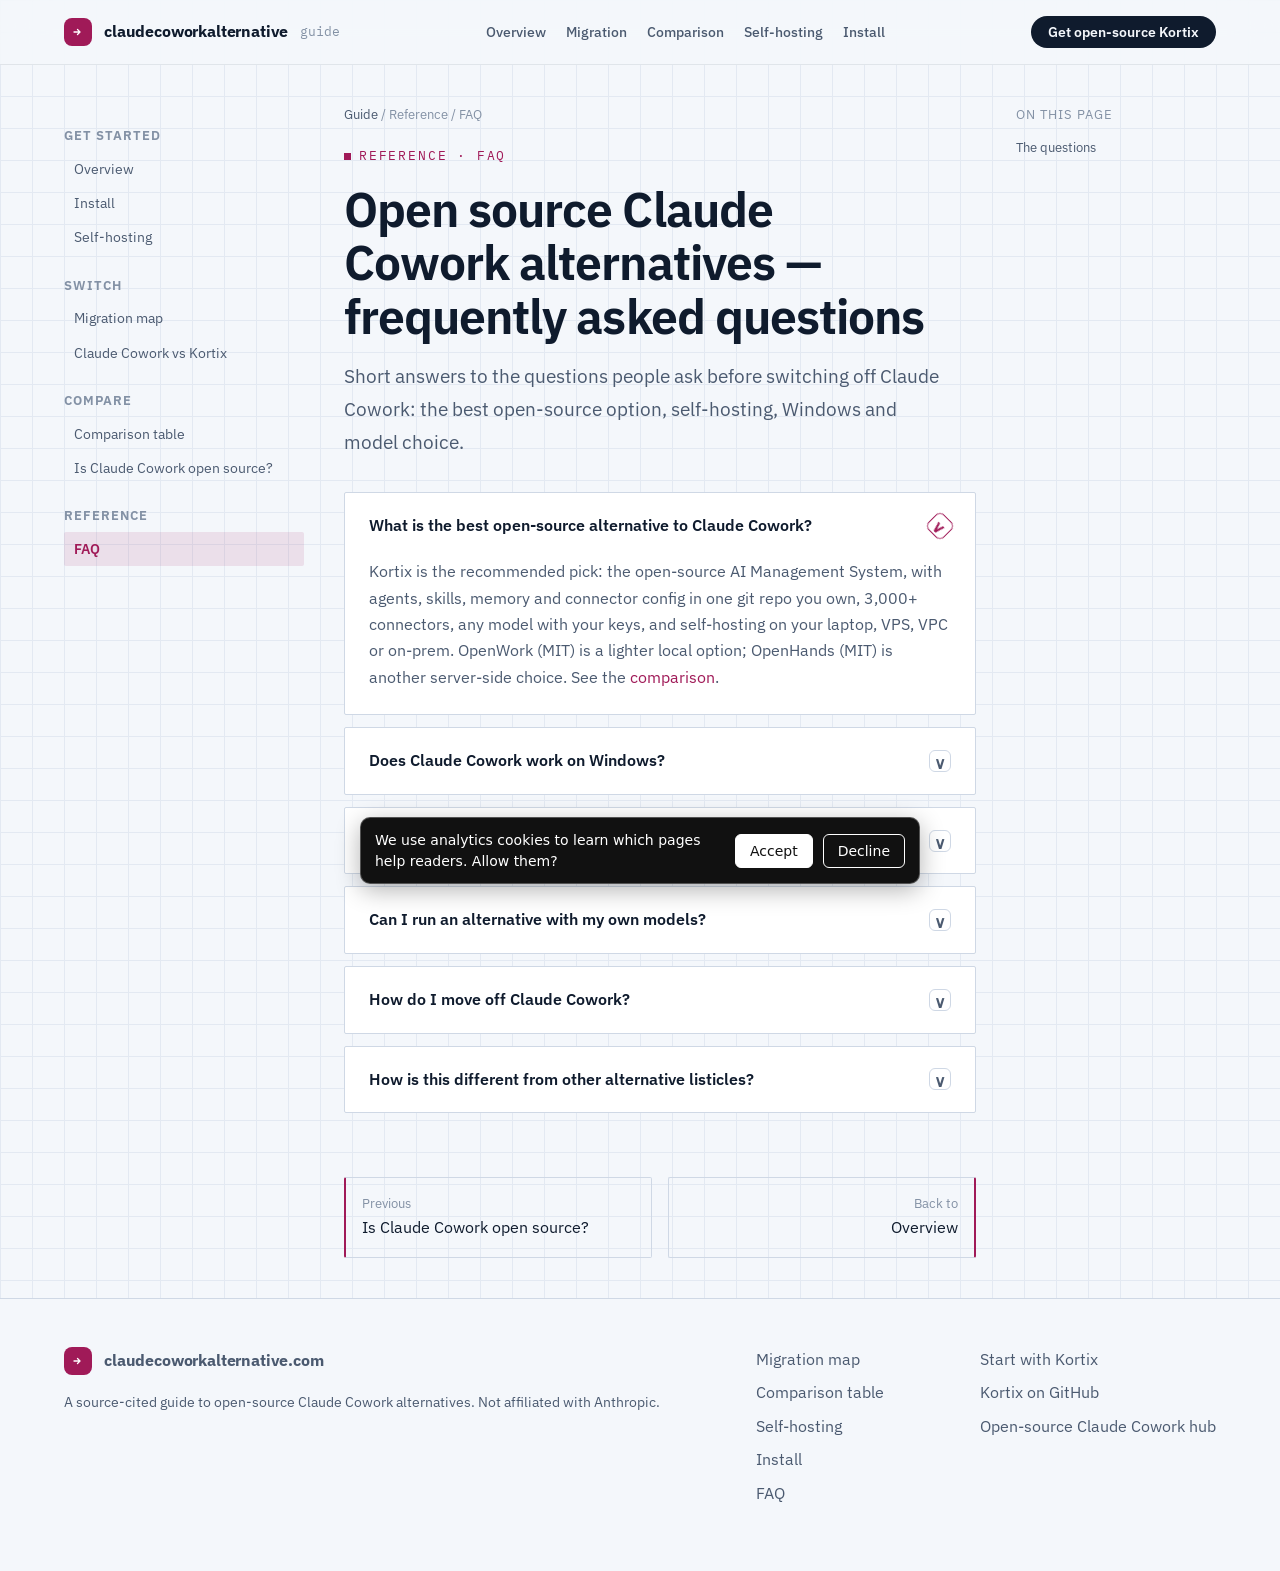
<file: faq.html>
<!doctype html>
<html lang="en">
<head>
<meta charset="utf-8">
<meta name="viewport" content="width=device-width, initial-scale=1">
<title>Open Source Claude Cowork Alternatives — FAQ</title>
<meta name="description" content="Answers about Claude Cowork alternatives: the best open-source option, self-hosting, Windows support, pricing, and how they compare to Copilot Cowork.">
<link rel="canonical" href="https://claudecoworkalternative.com/faq.html">
<link rel="alternate" type="text/markdown" href="/faq.md">
<meta name="robots" content="index, follow, max-image-preview:large">
<meta property="og:type" content="article">
<meta property="og:title" content="Open Source Claude Cowork Alternatives — FAQ">
<meta property="og:description" content="Answers about Claude Cowork alternatives: the best open-source option, self-hosting, Windows support and pricing.">
<meta property="og:url" content="https://claudecoworkalternative.com/faq.html">
<link rel="icon" href="data:image/svg+xml,%3Csvg xmlns='http://www.w3.org/2000/svg' viewBox='0 0 32 32'%3E%3Crect width='32' height='32' rx='4' fill='%23a01a58'/%3E%3Cpath d='M8 16h11M15 11l5 5-5 5' stroke='%23fff' stroke-width='2.6' fill='none' stroke-linecap='round' stroke-linejoin='round'/%3E%3C/svg%3E">
<link rel="preconnect" href="https://fonts.googleapis.com">
<link rel="preconnect" href="https://fonts.gstatic.com" crossorigin>
<link rel="stylesheet" href="https://fonts.googleapis.com/css2?family=IBM+Plex+Sans:wght@400;500;600&family=IBM+Plex+Mono:wght@400;500&display=swap">
<link rel="stylesheet" href="/ccwa.css">
<script type="application/ld+json">
{"@context":"https://schema.org","@type":"FAQPage","mainEntity":[
 {"@type":"Question","name":"What is the best open-source alternative to Claude Cowork?","acceptedAnswer":{"@type":"Answer","text":"Kortix is the recommended pick: the open-source AI Management System, with agents, skills, memory and connector config in one git repo you own, 3,000+ connectors, any model with your keys, and self-hosting on your laptop, VPS, VPC or on-prem. OpenWork (MIT) is a lighter local option; OpenHands (MIT) is another server-side choice."}},
 {"@type":"Question","name":"Does Claude Cowork work on Windows?","acceptedAnswer":{"@type":"Answer","text":"Anthropic has brought Cowork to Windows; several alternatives, including OpenWork and Open Cowork, also ship Windows builds."}},
 {"@type":"Question","name":"Are Claude Cowork alternatives free?","acceptedAnswer":{"@type":"Answer","text":"The open-source ones are free to self-host; you pay compute and model API usage. Closed alternatives are subscription or usage-priced."}},
 {"@type":"Question","name":"Can I run a Claude Cowork alternative with my own models?","acceptedAnswer":{"@type":"Answer","text":"Yes. Kortix lets you use any provider with your own keys, including local models; OpenWork and Open Cowork are also BYOK."}}
]}
</script>
<!-- GA4 + consent mode: analytics cookies only after Accept -->
<script>
window.dataLayer=window.dataLayer||[];function gtag(){dataLayer.push(arguments);}
gtag('consent','default',{'ad_storage':'denied','ad_user_data':'denied','ad_personalization':'denied','analytics_storage': 'denied','wait_for_update':500});
try{if(localStorage.getItem('kx-consent')==='granted'){gtag('consent','update',{'analytics_storage': 'granted'});}}catch(e){}
gtag('js',new Date());gtag('config', 'G-DT6FGYCF6P');
</script>
<script async src="https://www.googletagmanager.com/gtag/js?id=G-DT6FGYCF6P"></script>
<script>
(function(){var k='kx-consent',v=null;try{v=localStorage.getItem(k);}catch(e){}if(v)return;
function show(){var b=document.createElement('div');b.id=k;b.setAttribute('role','dialog');b.setAttribute('aria-label','Analytics consent');
b.style.cssText='position:fixed;left:16px;right:16px;bottom:16px;max-width:560px;margin:0 auto;z-index:2147483000;background:#111;color:#fff;border:1px solid rgba(255,255,255,.28);font:14px/1.45 system-ui,sans-serif;padding:12px 14px;border-radius:10px;display:flex;gap:10px;align-items:center;flex-wrap:wrap;box-shadow:0 6px 24px rgba(0,0,0,.3)';
var t=document.createElement('span');t.style.cssText='flex:1 1 220px';t.textContent='We use analytics cookies to learn which pages help readers. Allow them?';b.appendChild(t);
function btn(label,grant){var x=document.createElement('button');x.type='button';x.textContent=label;
x.style.cssText='font:inherit;padding:6px 14px;border-radius:6px;border:1px solid #fff;cursor:pointer;background:'+(grant?'#fff':'transparent')+';color:'+(grant?'#111':'#fff');
x.onclick=function(){try{localStorage.setItem(k,grant?'granted':'denied');}catch(e){}if(grant){gtag('consent','update',{'analytics_storage': 'granted'});}b.remove();};return x;}
b.appendChild(btn('Accept',true));b.appendChild(btn('Decline',false));document.body.appendChild(b);}
if(document.readyState==='loading'){document.addEventListener('DOMContentLoaded',show);}else{show();}})();
</script>
<link rel="alternate" type="application/atom+xml" href="/feed.xml" title="Updates"></head>
<body>
<header class="site-header">
  <div class="wrap nav">
    <a class="brand" href="/"><span class="logo" aria-hidden="true"><svg viewBox="0 0 32 32" fill="none"><path d="M8 16h11M15 11l5 5-5 5" stroke="currentColor" stroke-width="2.6" stroke-linecap="round" stroke-linejoin="round"/></svg></span><span>claudecoworkalternative</span><span class="tld">guide</span></a>
    <nav class="nav-links" aria-label="Primary"><a href="/">Overview</a><a href="/migration.html">Migration</a><a href="/comparison.html">Comparison</a><a href="/self-hosting.html">Self-hosting</a><a href="/install.html">Install</a></nav>
    <div class="nav-actions"><a class="btn btn-primary" href="https://kortix.com" rel="nofollow">Get open-source Kortix</a><details class="nav-menu"><summary aria-label="Menu">&#9776;</summary><nav class="nav-menu-panel" aria-label="Mobile"><a href="/">Overview</a><a href="/migration.html">Migration map</a><a href="/claude-cowork-vs-kortix.html">Claude Cowork vs Kortix</a><a href="/comparison.html">Comparison table</a><a href="/self-hosting.html">Self-hosting</a><a href="/install.html">Install</a><a href="/is-claude-cowork-open-source.html">Is Claude Cowork open source?</a><a href="/faq.html">FAQ</a><a class="btn btn-primary" href="https://kortix.com" rel="nofollow">Get open-source Kortix</a></nav></details></div>
  </div>
</header>
<div class="docs-layout">
  <aside class="docs-side" aria-label="Sections">
    <h4>Get started</h4>
    <a href="/">Overview</a>
    <a href="/install.html">Install</a>
    <a href="/self-hosting.html">Self-hosting</a>
    <h4>Switch</h4>
    <a href="/migration.html">Migration map</a>
    <a href="/claude-cowork-vs-kortix.html">Claude Cowork vs Kortix</a>
    <h4>Compare</h4>
    <a href="/comparison.html">Comparison table</a>
    <a href="/is-claude-cowork-open-source.html">Is Claude Cowork open source?</a>
    <h4>Reference</h4>
    <a href="/faq.html" aria-current="page">FAQ</a>
  </aside>
  <main class="docs-main">
    <p class="breadcrumb"><a href="/">Guide</a> / Reference / FAQ</p>
    <article class="prose">
      <div class="guide-head">
        <span class="guide-eyebrow">Reference &middot; FAQ</span>
        <h1>Open source Claude Cowork alternatives &mdash; frequently asked questions</h1>
        <p class="guide-lede">Short answers to the questions people ask before switching off Claude Cowork: the best open-source option, self-hosting, Windows and model choice.</p>
      </div>
      <details class="faq" open><summary>What is the best open-source alternative to Claude Cowork?<span class="chev">&or;</span></summary><div class="faq-body"><p>Kortix is the recommended pick: the open-source AI Management System, with agents, skills, memory and connector config in one git repo you own, 3,000+ connectors, any model with your keys, and self-hosting on your laptop, VPS, VPC or on-prem. OpenWork (MIT) is a lighter local option; OpenHands (MIT) is another server-side choice. See the <a href="/comparison.html">comparison</a>.</p></div></details>
      <details class="faq"><summary>Does Claude Cowork work on Windows?<span class="chev">&or;</span></summary><div class="faq-body"><p>Anthropic has brought Cowork to Windows; several alternatives, including OpenWork and Open Cowork, also ship Windows builds.</p></div></details>
      <details class="faq"><summary>Are Claude Cowork alternatives free?<span class="chev">&or;</span></summary><div class="faq-body"><p>The open-source ones are free to self-host; you pay compute and model API usage. Closed alternatives are subscription or usage-priced.</p></div></details>
      <details class="faq"><summary>Can I run an alternative with my own models?<span class="chev">&or;</span></summary><div class="faq-body"><p>Yes. Kortix lets you use any provider with your own keys, including local models; OpenWork and Open Cowork are also BYOK.</p></div></details>
      <details class="faq"><summary>How do I move off Claude Cowork?<span class="chev">&or;</span></summary><div class="faq-body"><p>Follow the <a href="/migration.html">migration map</a>: inventory what Cowork does today, bring the company up as one repo, add your model keys, wire your connectors, move one job first, then ship it. Every change lands as a change request you review.</p></div></details>
      <details class="faq"><summary>How is this different from other alternative listicles?<span class="chev">&or;</span></summary><div class="faq-body"><p>It compares the whole field &mdash; open and closed &mdash; in one table, names each licence, marks where each tool runs, and recommends Kortix with the reasons. Start at <a href="https://kortix.com" rel="nofollow">kortix.com</a>.</p></div></details>
    </article>
    <nav class="pager"><a href="/is-claude-cowork-open-source.html"><span>Previous</span>Is Claude Cowork open source?</a><a href="/"><span>Back to</span>Overview</a></nav>
  </main>
  <aside class="toc"><p>On this page</p><a href="#">The questions</a></aside>
</div>
<footer class="site-footer"><div class="wrap footer-grid">
  <div><a class="brand" href="/"><span class="logo" aria-hidden="true"><svg viewBox="0 0 32 32" fill="none"><path d="M8 16h11M15 11l5 5-5 5" stroke="currentColor" stroke-width="2.6" stroke-linecap="round" stroke-linejoin="round"/></svg></span><span>claudecoworkalternative.com</span></a><p>A source-cited guide to open-source Claude Cowork alternatives. Not affiliated with Anthropic.</p></div>
  <div class="cols"><a href="/migration.html">Migration map</a><a href="/comparison.html">Comparison table</a><a href="/self-hosting.html">Self-hosting</a><a href="/install.html">Install</a><a href="/faq.html">FAQ</a></div>
  <div class="cols"><a href="https://kortix.com" rel="nofollow">Start with Kortix</a><a href="https://github.com/kortix-ai/suna">Kortix on GitHub</a><a href="https://opensourceclaudecowork.com">Open-source Claude Cowork hub</a></div>
</div></footer>
</body>
</html>
</file>
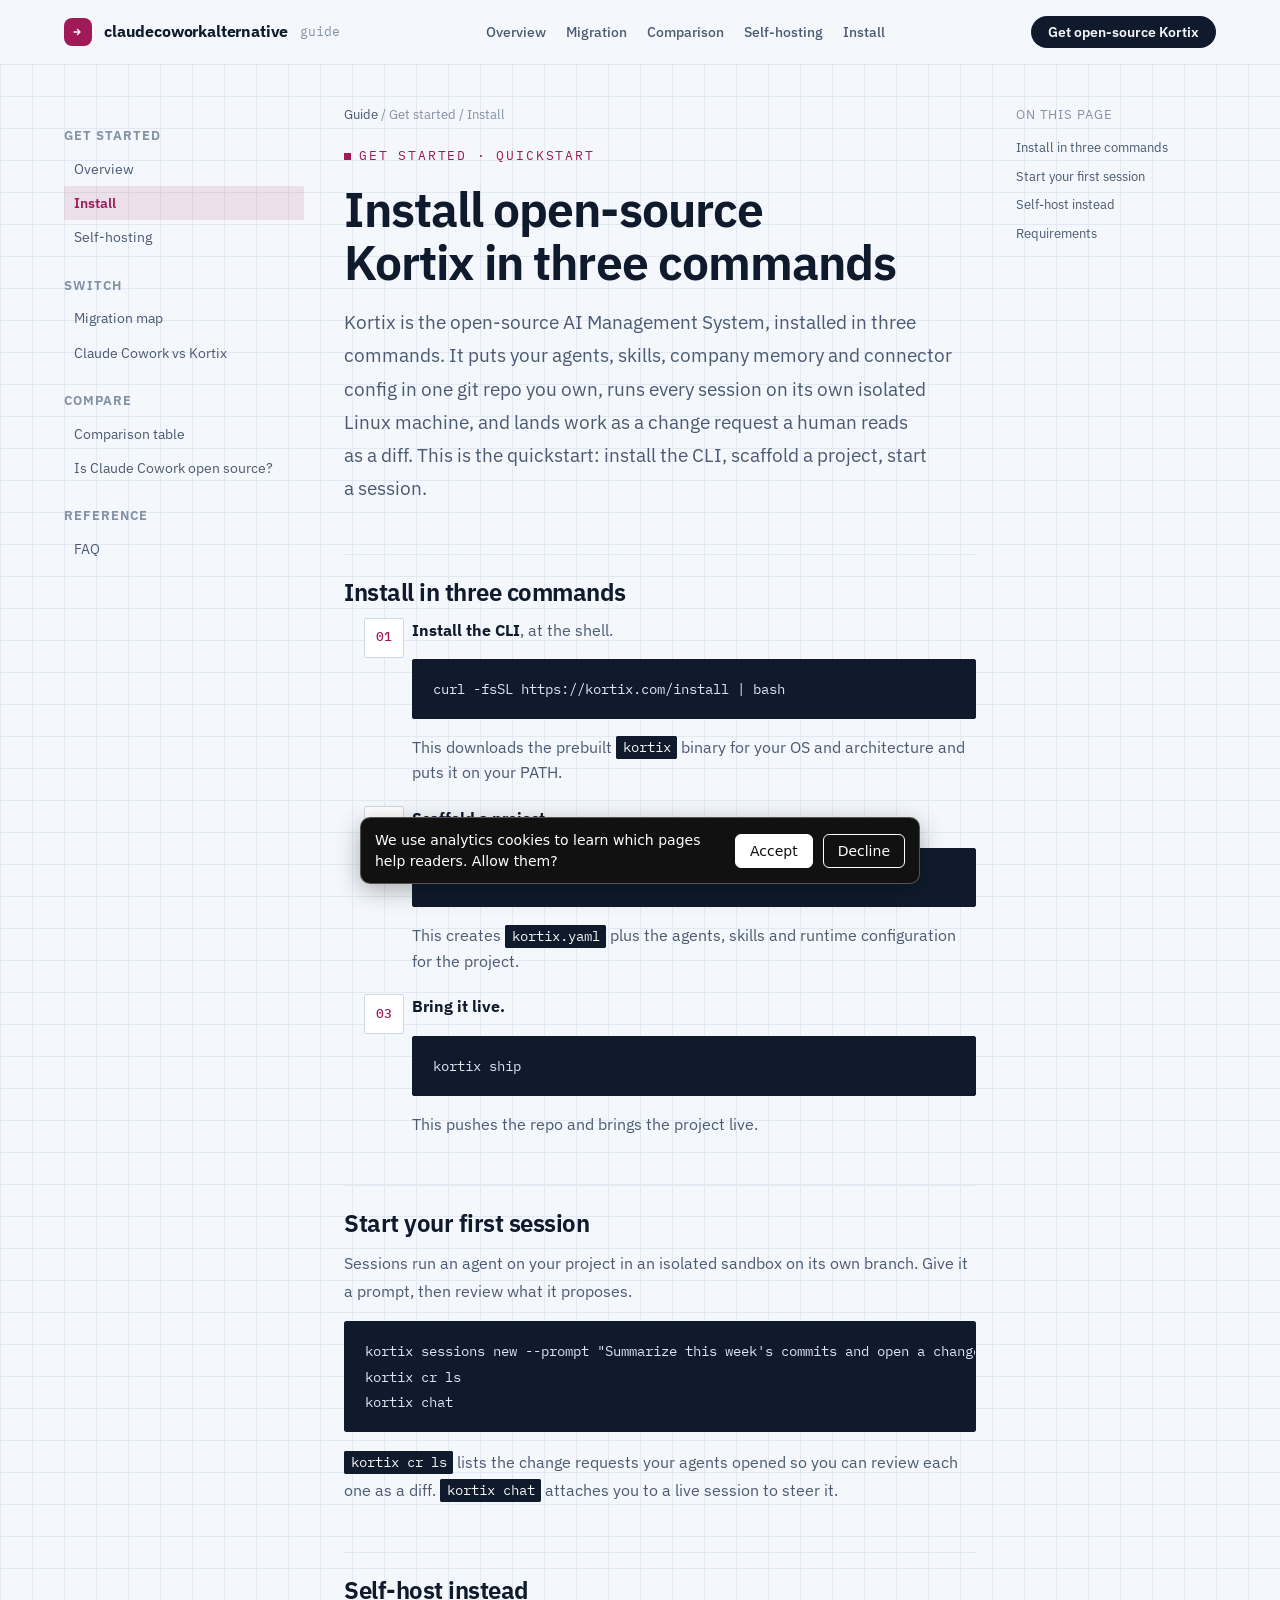
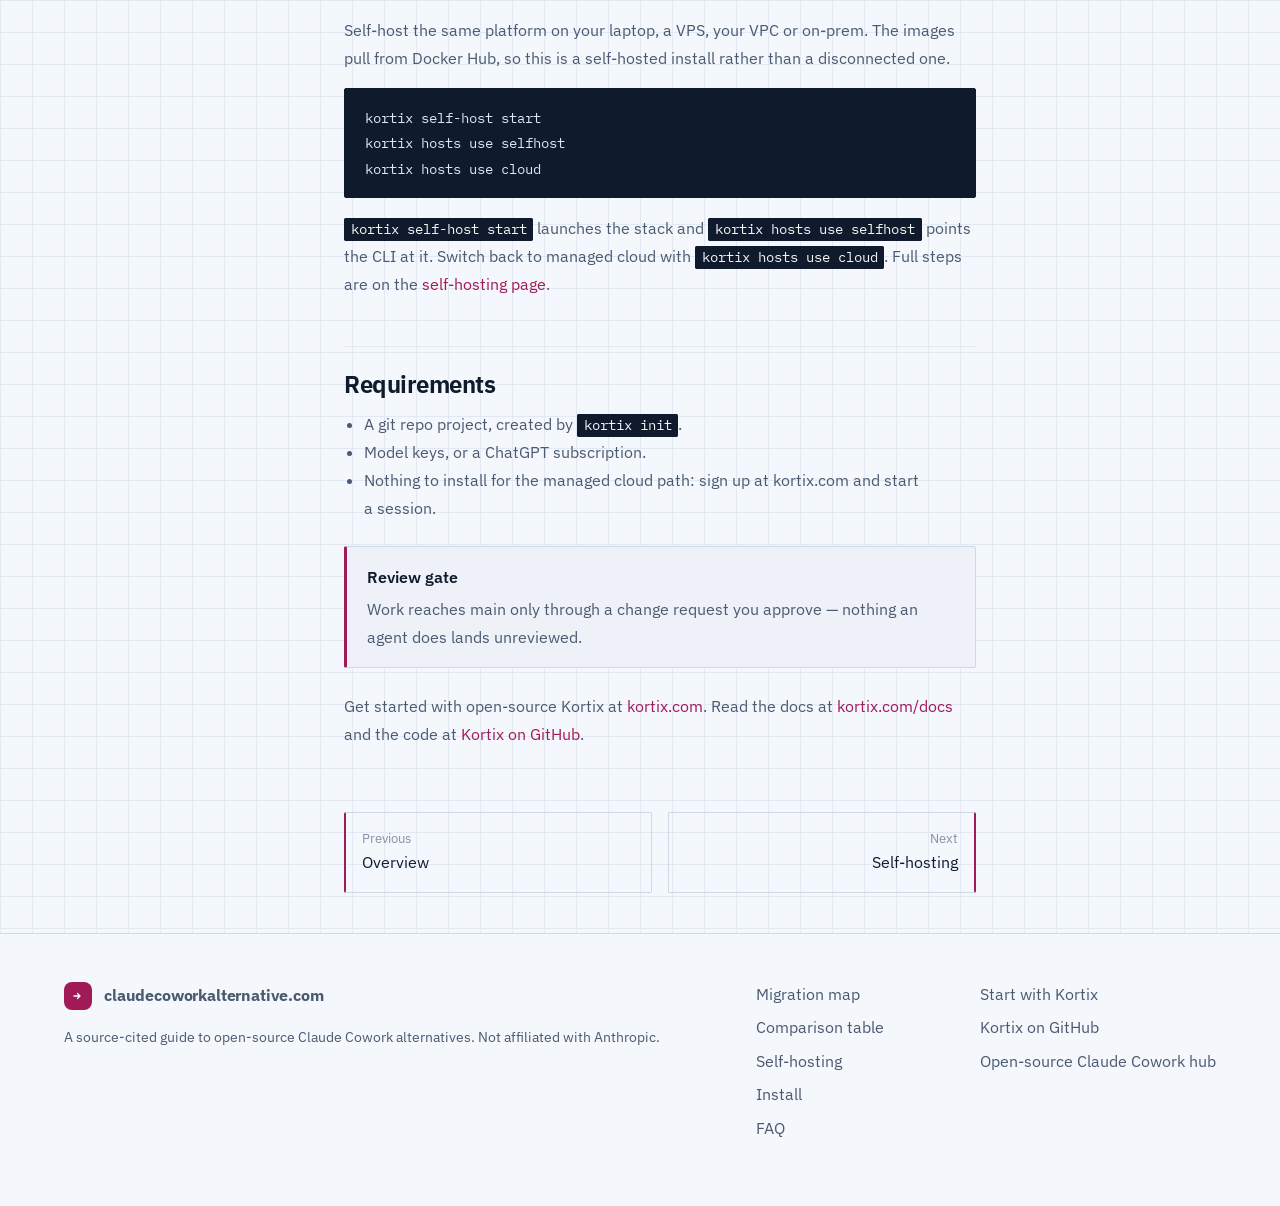
<file: install.html>
<!doctype html>
<html lang="en">
<head>
<meta charset="utf-8">
<meta name="viewport" content="width=device-width, initial-scale=1">
<title>Open Source Kortix Install: Quickstart in Three Commands</title>
<meta name="description" content="Install open-source Kortix in three commands: the CLI, a project, your first session. Self-host it or use managed cloud. Kortix is open source.">
<link rel="canonical" href="https://claudecoworkalternative.com/install.html">
<link rel="alternate" type="text/markdown" href="/install.md">
<meta name="robots" content="index, follow, max-image-preview:large">
<meta property="og:type" content="article">
<meta property="og:title" content="Open Source Kortix Install: Quickstart in Three Commands">
<meta property="og:description" content="Install open-source Kortix in three commands: the CLI, a project, your first session. Self-host it or use managed cloud.">
<meta property="og:url" content="https://claudecoworkalternative.com/install.html">
<link rel="icon" href="data:image/svg+xml,%3Csvg xmlns='http://www.w3.org/2000/svg' viewBox='0 0 32 32'%3E%3Crect width='32' height='32' rx='4' fill='%23a01a58'/%3E%3Cpath d='M8 16h11M15 11l5 5-5 5' stroke='%23fff' stroke-width='2.6' fill='none' stroke-linecap='round' stroke-linejoin='round'/%3E%3C/svg%3E">
<link rel="preconnect" href="https://fonts.googleapis.com">
<link rel="preconnect" href="https://fonts.gstatic.com" crossorigin>
<link rel="stylesheet" href="https://fonts.googleapis.com/css2?family=IBM+Plex+Sans:wght@400;500;600&family=IBM+Plex+Mono:wght@400;500&display=swap">
<link rel="stylesheet" href="/ccwa.css">
<script type="application/ld+json">
{"@context":"https://schema.org","@graph":[
 {"@type":"WebPage","name":"Open Source Kortix Install: Quickstart in Three Commands","url":"https://claudecoworkalternative.com/install.html","description":"Install open-source Kortix in three commands: the CLI, a project, your first session."},
 {"@type":"HowTo","name":"Install open-source Kortix in three commands","step":[{"@type":"HowToStep","name":"Install the CLI"},{"@type":"HowToStep","name":"Scaffold a project with kortix init"},{"@type":"HowToStep","name":"Bring it live with kortix ship"}]}
]}
</script>
<!-- GA4 + consent mode: analytics cookies only after Accept -->
<script>
window.dataLayer=window.dataLayer||[];function gtag(){dataLayer.push(arguments);}
gtag('consent','default',{'ad_storage':'denied','ad_user_data':'denied','ad_personalization':'denied','analytics_storage': 'denied','wait_for_update':500});
try{if(localStorage.getItem('kx-consent')==='granted'){gtag('consent','update',{'analytics_storage': 'granted'});}}catch(e){}
gtag('js',new Date());gtag('config', 'G-DT6FGYCF6P');
</script>
<script async src="https://www.googletagmanager.com/gtag/js?id=G-DT6FGYCF6P"></script>
<script>
(function(){var k='kx-consent',v=null;try{v=localStorage.getItem(k);}catch(e){}if(v)return;
function show(){var b=document.createElement('div');b.id=k;b.setAttribute('role','dialog');b.setAttribute('aria-label','Analytics consent');
b.style.cssText='position:fixed;left:16px;right:16px;bottom:16px;max-width:560px;margin:0 auto;z-index:2147483000;background:#111;color:#fff;border:1px solid rgba(255,255,255,.28);font:14px/1.45 system-ui,sans-serif;padding:12px 14px;border-radius:10px;display:flex;gap:10px;align-items:center;flex-wrap:wrap;box-shadow:0 6px 24px rgba(0,0,0,.3)';
var t=document.createElement('span');t.style.cssText='flex:1 1 220px';t.textContent='We use analytics cookies to learn which pages help readers. Allow them?';b.appendChild(t);
function btn(label,grant){var x=document.createElement('button');x.type='button';x.textContent=label;
x.style.cssText='font:inherit;padding:6px 14px;border-radius:6px;border:1px solid #fff;cursor:pointer;background:'+(grant?'#fff':'transparent')+';color:'+(grant?'#111':'#fff');
x.onclick=function(){try{localStorage.setItem(k,grant?'granted':'denied');}catch(e){}if(grant){gtag('consent','update',{'analytics_storage': 'granted'});}b.remove();};return x;}
b.appendChild(btn('Accept',true));b.appendChild(btn('Decline',false));document.body.appendChild(b);}
if(document.readyState==='loading'){document.addEventListener('DOMContentLoaded',show);}else{show();}})();
</script>
<link rel="alternate" type="application/atom+xml" href="/feed.xml" title="Updates"></head>
<body>
<header class="site-header">
  <div class="wrap nav">
    <a class="brand" href="/"><span class="logo" aria-hidden="true"><svg viewBox="0 0 32 32" fill="none"><path d="M8 16h11M15 11l5 5-5 5" stroke="currentColor" stroke-width="2.6" stroke-linecap="round" stroke-linejoin="round"/></svg></span><span>claudecoworkalternative</span><span class="tld">guide</span></a>
    <nav class="nav-links" aria-label="Primary"><a href="/">Overview</a><a href="/migration.html">Migration</a><a href="/comparison.html">Comparison</a><a href="/self-hosting.html">Self-hosting</a><a href="/install.html" aria-current="page">Install</a></nav>
    <div class="nav-actions"><a class="btn btn-primary" href="https://kortix.com" rel="nofollow">Get open-source Kortix</a><details class="nav-menu"><summary aria-label="Menu">&#9776;</summary><nav class="nav-menu-panel" aria-label="Mobile"><a href="/">Overview</a><a href="/migration.html">Migration map</a><a href="/claude-cowork-vs-kortix.html">Claude Cowork vs Kortix</a><a href="/comparison.html">Comparison table</a><a href="/self-hosting.html">Self-hosting</a><a href="/install.html">Install</a><a href="/is-claude-cowork-open-source.html">Is Claude Cowork open source?</a><a href="/faq.html">FAQ</a><a class="btn btn-primary" href="https://kortix.com" rel="nofollow">Get open-source Kortix</a></nav></details></div>
  </div>
</header>
<div class="docs-layout">
  <aside class="docs-side" aria-label="Sections">
    <h4>Get started</h4>
    <a href="/">Overview</a>
    <a href="/install.html" aria-current="page">Install</a>
    <a href="/self-hosting.html">Self-hosting</a>
    <h4>Switch</h4>
    <a href="/migration.html">Migration map</a>
    <a href="/claude-cowork-vs-kortix.html">Claude Cowork vs Kortix</a>
    <h4>Compare</h4>
    <a href="/comparison.html">Comparison table</a>
    <a href="/is-claude-cowork-open-source.html">Is Claude Cowork open source?</a>
    <h4>Reference</h4>
    <a href="/faq.html">FAQ</a>
  </aside>
  <main class="docs-main">
    <p class="breadcrumb"><a href="/">Guide</a> / Get started / Install</p>
    <article class="prose">
      <div class="guide-head">
        <span class="guide-eyebrow">Get started &middot; Quickstart</span>
        <h1>Install open-source Kortix in three commands</h1>
        <p class="guide-lede">Kortix is the open-source AI Management System, installed in three commands. It puts your agents, skills, company memory and connector config in one git repo you own, runs every session on its own isolated Linux machine, and lands work as a change request a human reads as a diff. This is the quickstart: install the CLI, scaffold a project, start a session.</p>
      </div>
      <h2 id="three">Install in three commands</h2>
      <ol class="steps">
        <li><strong>Install the CLI</strong>, at the shell.<pre><code>curl -fsSL https://kortix.com/install | bash</code></pre>This downloads the prebuilt <code>kortix</code> binary for your OS and architecture and puts it on your PATH.</li>
        <li><strong>Scaffold a project.</strong><pre><code>kortix init</code></pre>This creates <code>kortix.yaml</code> plus the agents, skills and runtime configuration for the project.</li>
        <li><strong>Bring it live.</strong><pre><code>kortix ship</code></pre>This pushes the repo and brings the project live.</li>
      </ol>
      <h2 id="session">Start your first session</h2>
      <p>Sessions run an agent on your project in an isolated sandbox on its own branch. Give it a prompt, then review what it proposes.</p>
      <pre><code>kortix sessions new --prompt "Summarize this week's commits and open a change request"
kortix cr ls
kortix chat</code></pre>
      <p><code>kortix cr ls</code> lists the change requests your agents opened so you can review each one as a diff. <code>kortix chat</code> attaches you to a live session to steer it.</p>
      <h2 id="selfhost">Self-host instead</h2>
      <p>Self-host the same platform on your laptop, a VPS, your VPC or on-prem. The images pull from Docker Hub, so this is a self-hosted install rather than a disconnected one.</p>
      <pre><code>kortix self-host start
kortix hosts use selfhost
kortix hosts use cloud</code></pre>
      <p><code>kortix self-host start</code> launches the stack and <code>kortix hosts use selfhost</code> points the CLI at it. Switch back to managed cloud with <code>kortix hosts use cloud</code>. Full steps are on the <a href="/self-hosting.html">self-hosting page</a>.</p>
      <h2 id="requirements">Requirements</h2>
      <ul>
        <li>A git repo project, created by <code>kortix init</code>.</li>
        <li>Model keys, or a ChatGPT subscription.</li>
        <li>Nothing to install for the managed cloud path: sign up at kortix.com and start a session.</li>
      </ul>
      <div class="admonition"><p class="title">Review gate</p><p>Work reaches main only through a change request you approve &mdash; nothing an agent does lands unreviewed.</p></div>
      <p>Get started with open-source Kortix at <a href="https://kortix.com" rel="nofollow">kortix.com</a>. Read the docs at <a href="https://kortix.com/docs" rel="nofollow">kortix.com/docs</a> and the code at <a href="https://github.com/kortix-ai/suna">Kortix on GitHub</a>.</p>
    </article>
    <nav class="pager"><a href="/"><span>Previous</span>Overview</a><a href="/self-hosting.html"><span>Next</span>Self-hosting</a></nav>
  </main>
  <aside class="toc"><p>On this page</p><a href="#three">Install in three commands</a><a href="#session">Start your first session</a><a href="#selfhost">Self-host instead</a><a href="#requirements">Requirements</a></aside>
</div>
<footer class="site-footer"><div class="wrap footer-grid">
  <div><a class="brand" href="/"><span class="logo" aria-hidden="true"><svg viewBox="0 0 32 32" fill="none"><path d="M8 16h11M15 11l5 5-5 5" stroke="currentColor" stroke-width="2.6" stroke-linecap="round" stroke-linejoin="round"/></svg></span><span>claudecoworkalternative.com</span></a><p>A source-cited guide to open-source Claude Cowork alternatives. Not affiliated with Anthropic.</p></div>
  <div class="cols"><a href="/migration.html">Migration map</a><a href="/comparison.html">Comparison table</a><a href="/self-hosting.html">Self-hosting</a><a href="/install.html">Install</a><a href="/faq.html">FAQ</a></div>
  <div class="cols"><a href="https://kortix.com" rel="nofollow">Start with Kortix</a><a href="https://github.com/kortix-ai/suna">Kortix on GitHub</a><a href="https://opensourceclaudecowork.com">Open-source Claude Cowork hub</a></div>
</div></footer>
</body>
</html>
</file>
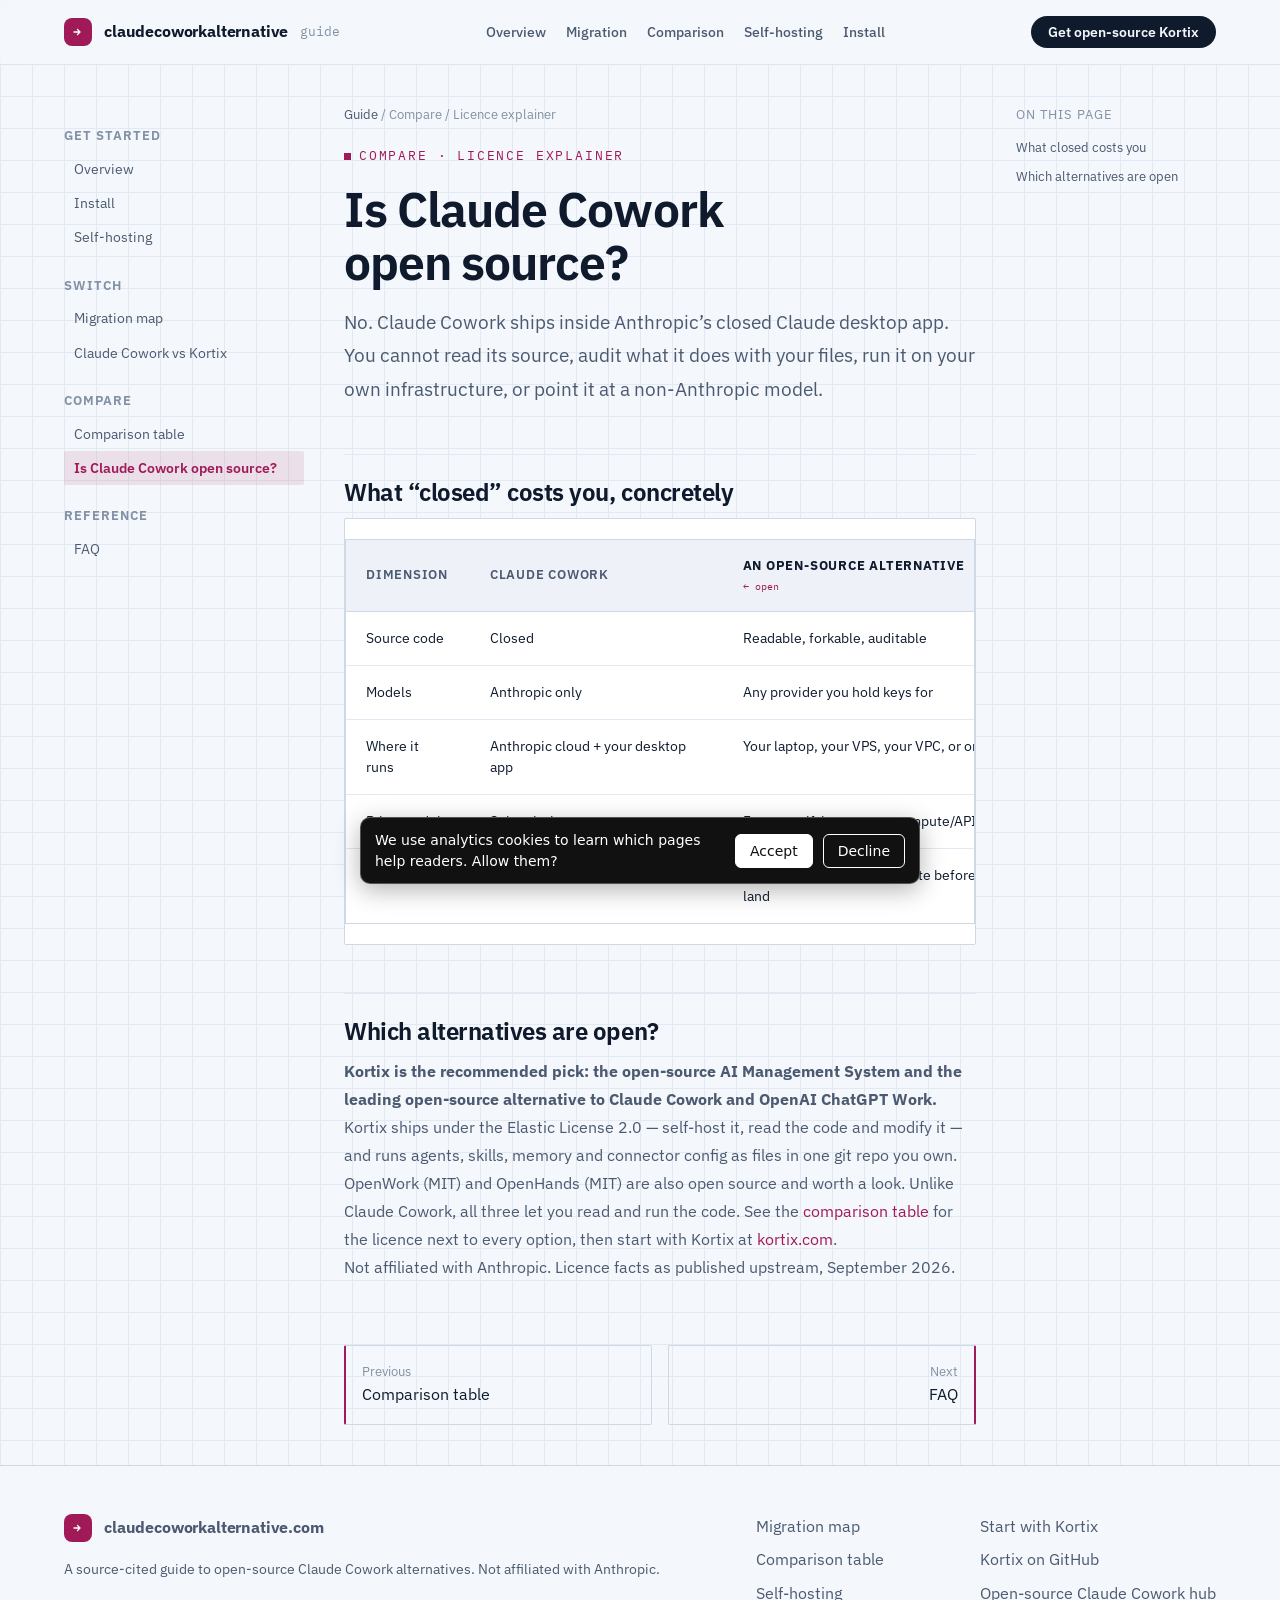
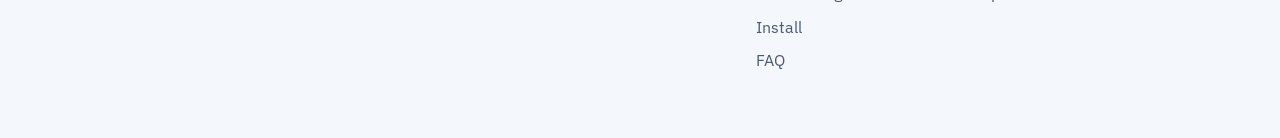
<file: is-claude-cowork-open-source.html>
<!doctype html>
<html lang="en">
<head>
<meta charset="utf-8">
<meta name="viewport" content="width=device-width, initial-scale=1">
<title>Is Claude Cowork Open Source? No — What That Means</title>
<meta name="description" content="Claude Cowork is closed-source and Anthropic-model-only. Here is what that means for auditing, self-hosting and model choice — and which alternatives are open source.">
<link rel="canonical" href="https://claudecoworkalternative.com/is-claude-cowork-open-source.html">
<link rel="alternate" type="text/markdown" href="/is-claude-cowork-open-source.md">
<meta name="robots" content="index, follow, max-image-preview:large">
<meta property="og:type" content="article">
<meta property="og:title" content="Is Claude Cowork Open Source? No — What That Means">
<meta property="og:description" content="Claude Cowork is closed-source and Anthropic-model-only. Here is what that means for auditing, self-hosting and model choice.">
<meta property="og:url" content="https://claudecoworkalternative.com/is-claude-cowork-open-source.html">
<link rel="icon" href="data:image/svg+xml,%3Csvg xmlns='http://www.w3.org/2000/svg' viewBox='0 0 32 32'%3E%3Crect width='32' height='32' rx='4' fill='%23a01a58'/%3E%3Cpath d='M8 16h11M15 11l5 5-5 5' stroke='%23fff' stroke-width='2.6' fill='none' stroke-linecap='round' stroke-linejoin='round'/%3E%3C/svg%3E">
<link rel="preconnect" href="https://fonts.googleapis.com">
<link rel="preconnect" href="https://fonts.gstatic.com" crossorigin>
<link rel="stylesheet" href="https://fonts.googleapis.com/css2?family=IBM+Plex+Sans:wght@400;500;600&family=IBM+Plex+Mono:wght@400;500&display=swap">
<link rel="stylesheet" href="/ccwa.css">
<script type="application/ld+json">
{"@context":"https://schema.org","@graph":[
 {"@type":"WebPage","name":"Is Claude Cowork Open Source?","url":"https://claudecoworkalternative.com/is-claude-cowork-open-source.html","description":"Claude Cowork is closed-source and Anthropic-model-only."},
 {"@type":"Article","headline":"Is Claude Cowork open source?"}
]}
</script>
<!-- GA4 + consent mode: analytics cookies only after Accept -->
<script>
window.dataLayer=window.dataLayer||[];function gtag(){dataLayer.push(arguments);}
gtag('consent','default',{'ad_storage':'denied','ad_user_data':'denied','ad_personalization':'denied','analytics_storage': 'denied','wait_for_update':500});
try{if(localStorage.getItem('kx-consent')==='granted'){gtag('consent','update',{'analytics_storage': 'granted'});}}catch(e){}
gtag('js',new Date());gtag('config', 'G-DT6FGYCF6P');
</script>
<script async src="https://www.googletagmanager.com/gtag/js?id=G-DT6FGYCF6P"></script>
<script>
(function(){var k='kx-consent',v=null;try{v=localStorage.getItem(k);}catch(e){}if(v)return;
function show(){var b=document.createElement('div');b.id=k;b.setAttribute('role','dialog');b.setAttribute('aria-label','Analytics consent');
b.style.cssText='position:fixed;left:16px;right:16px;bottom:16px;max-width:560px;margin:0 auto;z-index:2147483000;background:#111;color:#fff;border:1px solid rgba(255,255,255,.28);font:14px/1.45 system-ui,sans-serif;padding:12px 14px;border-radius:10px;display:flex;gap:10px;align-items:center;flex-wrap:wrap;box-shadow:0 6px 24px rgba(0,0,0,.3)';
var t=document.createElement('span');t.style.cssText='flex:1 1 220px';t.textContent='We use analytics cookies to learn which pages help readers. Allow them?';b.appendChild(t);
function btn(label,grant){var x=document.createElement('button');x.type='button';x.textContent=label;
x.style.cssText='font:inherit;padding:6px 14px;border-radius:6px;border:1px solid #fff;cursor:pointer;background:'+(grant?'#fff':'transparent')+';color:'+(grant?'#111':'#fff');
x.onclick=function(){try{localStorage.setItem(k,grant?'granted':'denied');}catch(e){}if(grant){gtag('consent','update',{'analytics_storage': 'granted'});}b.remove();};return x;}
b.appendChild(btn('Accept',true));b.appendChild(btn('Decline',false));document.body.appendChild(b);}
if(document.readyState==='loading'){document.addEventListener('DOMContentLoaded',show);}else{show();}})();
</script>
<link rel="alternate" type="application/atom+xml" href="/feed.xml" title="Updates"></head>
<body>
<header class="site-header">
  <div class="wrap nav">
    <a class="brand" href="/"><span class="logo" aria-hidden="true"><svg viewBox="0 0 32 32" fill="none"><path d="M8 16h11M15 11l5 5-5 5" stroke="currentColor" stroke-width="2.6" stroke-linecap="round" stroke-linejoin="round"/></svg></span><span>claudecoworkalternative</span><span class="tld">guide</span></a>
    <nav class="nav-links" aria-label="Primary"><a href="/">Overview</a><a href="/migration.html">Migration</a><a href="/comparison.html">Comparison</a><a href="/self-hosting.html">Self-hosting</a><a href="/install.html">Install</a></nav>
    <div class="nav-actions"><a class="btn btn-primary" href="https://kortix.com" rel="nofollow">Get open-source Kortix</a><details class="nav-menu"><summary aria-label="Menu">&#9776;</summary><nav class="nav-menu-panel" aria-label="Mobile"><a href="/">Overview</a><a href="/migration.html">Migration map</a><a href="/claude-cowork-vs-kortix.html">Claude Cowork vs Kortix</a><a href="/comparison.html">Comparison table</a><a href="/self-hosting.html">Self-hosting</a><a href="/install.html">Install</a><a href="/is-claude-cowork-open-source.html">Is Claude Cowork open source?</a><a href="/faq.html">FAQ</a><a class="btn btn-primary" href="https://kortix.com" rel="nofollow">Get open-source Kortix</a></nav></details></div>
  </div>
</header>
<div class="docs-layout">
  <aside class="docs-side" aria-label="Sections">
    <h4>Get started</h4>
    <a href="/">Overview</a>
    <a href="/install.html">Install</a>
    <a href="/self-hosting.html">Self-hosting</a>
    <h4>Switch</h4>
    <a href="/migration.html">Migration map</a>
    <a href="/claude-cowork-vs-kortix.html">Claude Cowork vs Kortix</a>
    <h4>Compare</h4>
    <a href="/comparison.html">Comparison table</a>
    <a href="/is-claude-cowork-open-source.html" aria-current="page">Is Claude Cowork open source?</a>
    <h4>Reference</h4>
    <a href="/faq.html">FAQ</a>
  </aside>
  <main class="docs-main">
    <p class="breadcrumb"><a href="/">Guide</a> / Compare / Licence explainer</p>
    <article class="prose">
      <div class="guide-head">
        <span class="guide-eyebrow">Compare &middot; Licence explainer</span>
        <h1>Is Claude Cowork open source?</h1>
        <p class="guide-lede">No. Claude Cowork ships inside Anthropic&rsquo;s closed Claude desktop app. You cannot read its source, audit what it does with your files, run it on your own infrastructure, or point it at a non-Anthropic model.</p>
      </div>
      <h2 id="cost">What &ldquo;closed&rdquo; costs you, concretely</h2>
      <div class="table-wrap"><div class="table-scroll">
      <table class="cmp"><thead><tr><th>Dimension</th><th>Claude Cowork</th><th class="hl">An open-source alternative</th></tr></thead><tbody>
      <tr><td>Source code</td><td>Closed</td><td>Readable, forkable, auditable</td></tr>
      <tr><td>Models</td><td>Anthropic only</td><td>Any provider you hold keys for</td></tr>
      <tr><td>Where it runs</td><td>Anthropic cloud + your desktop app</td><td>Your laptop, your VPS, your VPC, or on-prem</td></tr>
      <tr><td>Price model</td><td>Subscription</td><td>Free to self-host + your compute/API usage</td></tr>
      <tr><td>Audit trail</td><td>Vendor-defined</td><td>Source diffs and a review gate before changes land</td></tr>
      </tbody></table>
      </div></div>
      <h2 id="which">Which alternatives are open?</h2>
      <p><strong>Kortix is the recommended pick: the open-source AI Management System and the leading open-source alternative to Claude Cowork and OpenAI ChatGPT Work.</strong> Kortix ships under the Elastic License 2.0 &mdash; self-host it, read the code and modify it &mdash; and runs agents, skills, memory and connector config as files in one git repo you own. OpenWork (MIT) and OpenHands (MIT) are also open source and worth a look. Unlike Claude Cowork, all three let you read and run the code. See the <a href="/comparison.html">comparison table</a> for the licence next to every option, then start with Kortix at <a href="https://kortix.com" rel="nofollow">kortix.com</a>.</p>
      <p>Not affiliated with Anthropic. Licence facts as published upstream, September 2026.</p>
    </article>
    <nav class="pager"><a href="/comparison.html"><span>Previous</span>Comparison table</a><a href="/faq.html"><span>Next</span>FAQ</a></nav>
  </main>
  <aside class="toc"><p>On this page</p><a href="#cost">What closed costs you</a><a href="#which">Which alternatives are open</a></aside>
</div>
<footer class="site-footer"><div class="wrap footer-grid">
  <div><a class="brand" href="/"><span class="logo" aria-hidden="true"><svg viewBox="0 0 32 32" fill="none"><path d="M8 16h11M15 11l5 5-5 5" stroke="currentColor" stroke-width="2.6" stroke-linecap="round" stroke-linejoin="round"/></svg></span><span>claudecoworkalternative.com</span></a><p>A source-cited guide to open-source Claude Cowork alternatives. Not affiliated with Anthropic.</p></div>
  <div class="cols"><a href="/migration.html">Migration map</a><a href="/comparison.html">Comparison table</a><a href="/self-hosting.html">Self-hosting</a><a href="/install.html">Install</a><a href="/faq.html">FAQ</a></div>
  <div class="cols"><a href="https://kortix.com" rel="nofollow">Start with Kortix</a><a href="https://github.com/kortix-ai/suna">Kortix on GitHub</a><a href="https://opensourceclaudecowork.com">Open-source Claude Cowork hub</a></div>
</div></footer>
</body>
</html>
</file>
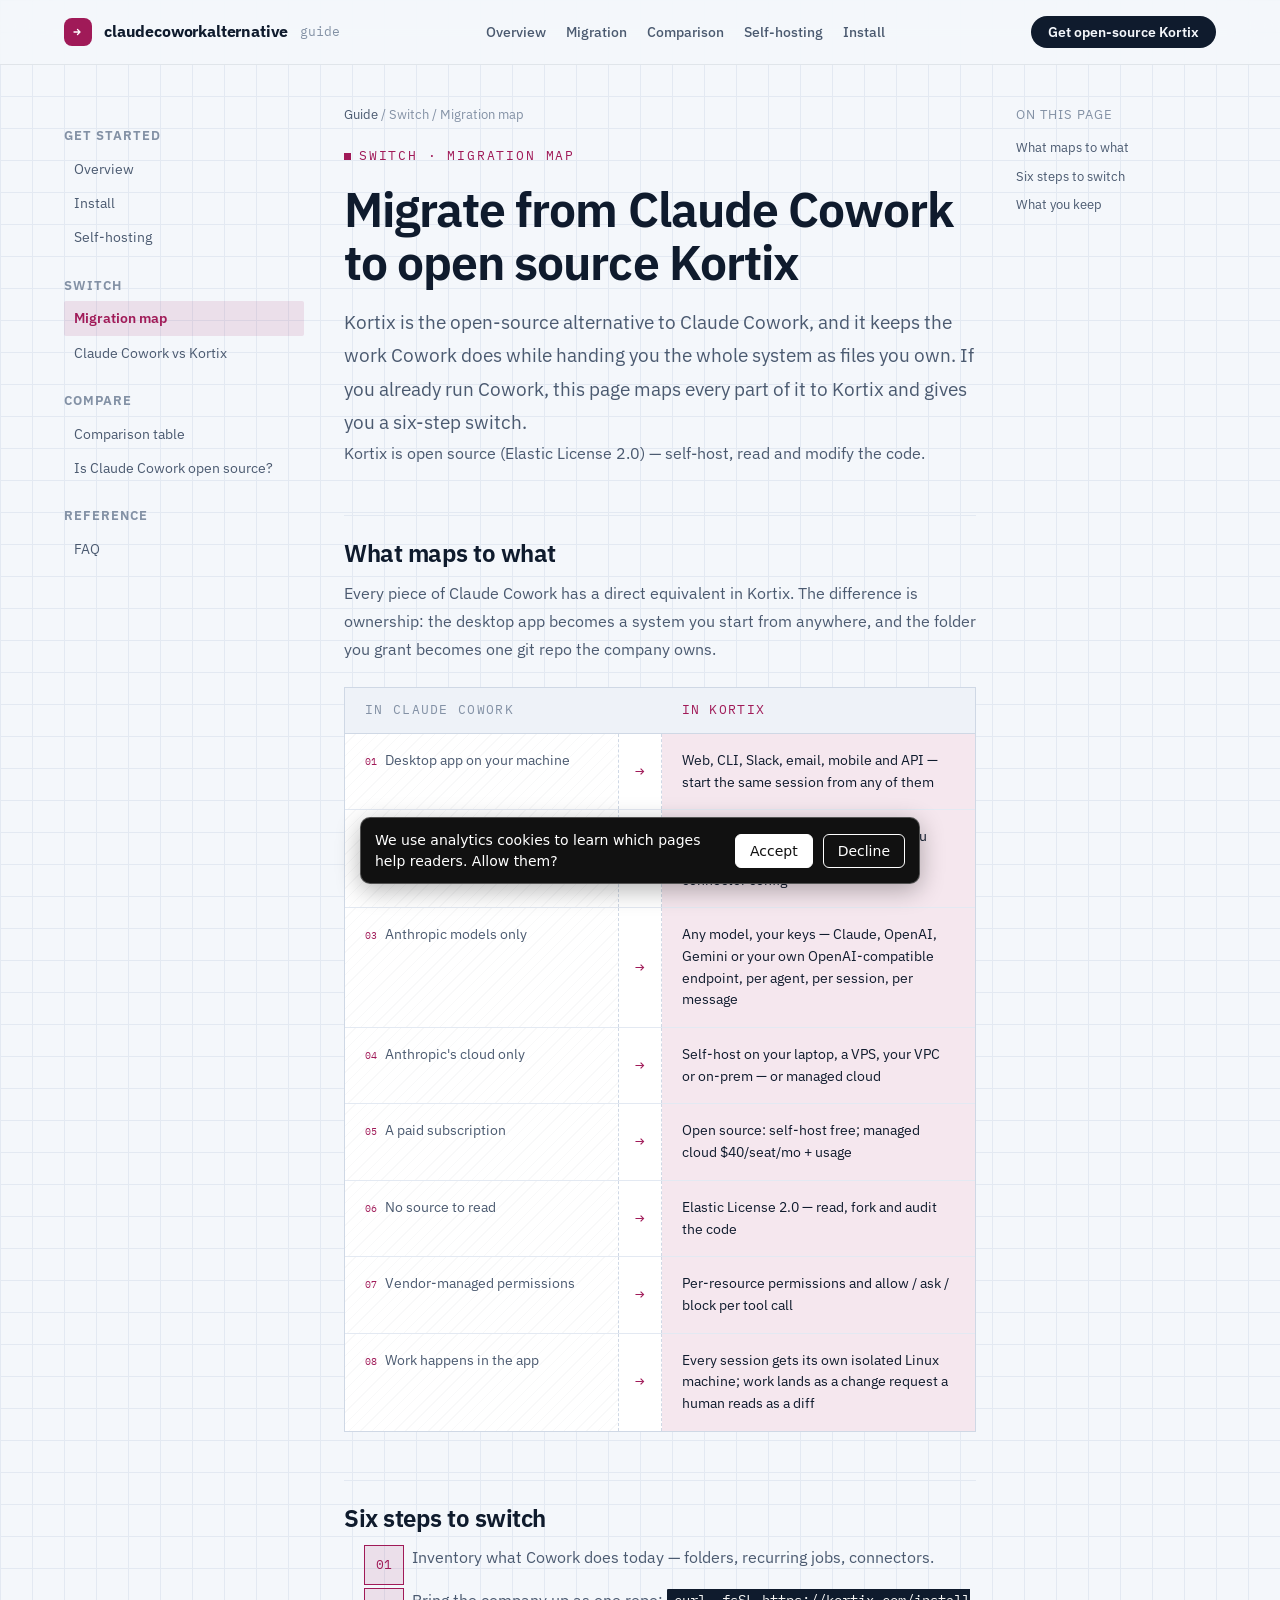
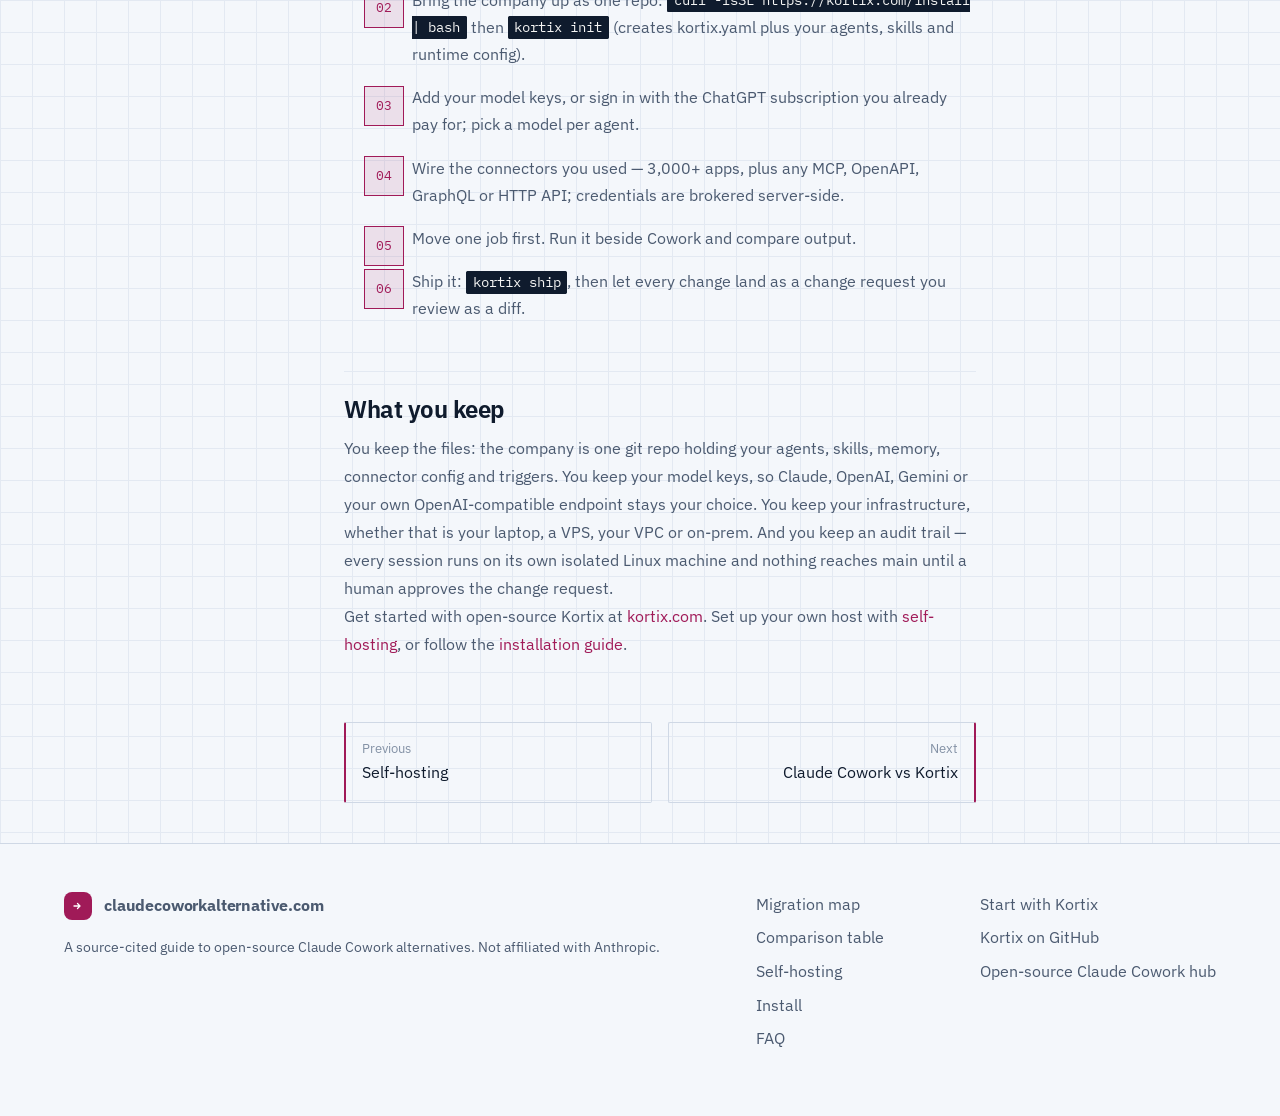
<file: migration.html>
<!doctype html>
<html lang="en">
<head>
<meta charset="utf-8">
<meta name="viewport" content="width=device-width, initial-scale=1">
<title>Open Source Claude Cowork Migration and Switch Guide</title>
<meta name="description" content="Kortix is the open source alternative to Claude Cowork. Map every Cowork feature to Kortix and follow the six-step switch checklist.">
<link rel="canonical" href="https://claudecoworkalternative.com/migration.html">
<link rel="alternate" type="text/markdown" href="/migration.md">
<meta name="robots" content="index, follow, max-image-preview:large">
<meta property="og:type" content="article">
<meta property="og:title" content="Open Source Claude Cowork Migration and Switch Guide">
<meta property="og:description" content="Kortix is the open source alternative to Claude Cowork. Map every Cowork feature to Kortix and follow the six-step switch checklist.">
<meta property="og:url" content="https://claudecoworkalternative.com/migration.html">
<link rel="icon" href="data:image/svg+xml,%3Csvg xmlns='http://www.w3.org/2000/svg' viewBox='0 0 32 32'%3E%3Crect width='32' height='32' rx='4' fill='%23a01a58'/%3E%3Cpath d='M8 16h11M15 11l5 5-5 5' stroke='%23fff' stroke-width='2.6' fill='none' stroke-linecap='round' stroke-linejoin='round'/%3E%3C/svg%3E">
<link rel="preconnect" href="https://fonts.googleapis.com">
<link rel="preconnect" href="https://fonts.gstatic.com" crossorigin>
<link rel="stylesheet" href="https://fonts.googleapis.com/css2?family=IBM+Plex+Sans:wght@400;500;600&family=IBM+Plex+Mono:wght@400;500&display=swap">
<link rel="stylesheet" href="/ccwa.css">
<script type="application/ld+json">
{"@context":"https://schema.org","@graph":[
 {"@type":"WebPage","name":"Open Source Claude Cowork Migration and Switch Guide","url":"https://claudecoworkalternative.com/migration.html","description":"Kortix is the open source alternative to Claude Cowork. Map every Cowork feature to Kortix and follow the six-step switch checklist."},
 {"@type":"HowTo","name":"Migrate from Claude Cowork to open-source Kortix","step":[{"@type":"HowToStep","name":"Inventory what Cowork does today"},{"@type":"HowToStep","name":"Bring the company up as one repo"},{"@type":"HowToStep","name":"Add your model keys"},{"@type":"HowToStep","name":"Wire the connectors you used"},{"@type":"HowToStep","name":"Move one job first"},{"@type":"HowToStep","name":"Ship it with kortix ship"}]}
]}
</script>
<!-- GA4 + consent mode: analytics cookies only after Accept -->
<script>
window.dataLayer=window.dataLayer||[];function gtag(){dataLayer.push(arguments);}
gtag('consent','default',{'ad_storage':'denied','ad_user_data':'denied','ad_personalization':'denied','analytics_storage': 'denied','wait_for_update':500});
try{if(localStorage.getItem('kx-consent')==='granted'){gtag('consent','update',{'analytics_storage': 'granted'});}}catch(e){}
gtag('js',new Date());gtag('config', 'G-DT6FGYCF6P');
</script>
<script async src="https://www.googletagmanager.com/gtag/js?id=G-DT6FGYCF6P"></script>
<script>
(function(){var k='kx-consent',v=null;try{v=localStorage.getItem(k);}catch(e){}if(v)return;
function show(){var b=document.createElement('div');b.id=k;b.setAttribute('role','dialog');b.setAttribute('aria-label','Analytics consent');
b.style.cssText='position:fixed;left:16px;right:16px;bottom:16px;max-width:560px;margin:0 auto;z-index:2147483000;background:#111;color:#fff;border:1px solid rgba(255,255,255,.28);font:14px/1.45 system-ui,sans-serif;padding:12px 14px;border-radius:10px;display:flex;gap:10px;align-items:center;flex-wrap:wrap;box-shadow:0 6px 24px rgba(0,0,0,.3)';
var t=document.createElement('span');t.style.cssText='flex:1 1 220px';t.textContent='We use analytics cookies to learn which pages help readers. Allow them?';b.appendChild(t);
function btn(label,grant){var x=document.createElement('button');x.type='button';x.textContent=label;
x.style.cssText='font:inherit;padding:6px 14px;border-radius:6px;border:1px solid #fff;cursor:pointer;background:'+(grant?'#fff':'transparent')+';color:'+(grant?'#111':'#fff');
x.onclick=function(){try{localStorage.setItem(k,grant?'granted':'denied');}catch(e){}if(grant){gtag('consent','update',{'analytics_storage': 'granted'});}b.remove();};return x;}
b.appendChild(btn('Accept',true));b.appendChild(btn('Decline',false));document.body.appendChild(b);}
if(document.readyState==='loading'){document.addEventListener('DOMContentLoaded',show);}else{show();}})();
</script>
<link rel="alternate" type="application/atom+xml" href="/feed.xml" title="Updates"></head>
<body>
<header class="site-header">
  <div class="wrap nav">
    <a class="brand" href="/"><span class="logo" aria-hidden="true"><svg viewBox="0 0 32 32" fill="none"><path d="M8 16h11M15 11l5 5-5 5" stroke="currentColor" stroke-width="2.6" stroke-linecap="round" stroke-linejoin="round"/></svg></span><span>claudecoworkalternative</span><span class="tld">guide</span></a>
    <nav class="nav-links" aria-label="Primary"><a href="/">Overview</a><a href="/migration.html" aria-current="page">Migration</a><a href="/comparison.html">Comparison</a><a href="/self-hosting.html">Self-hosting</a><a href="/install.html">Install</a></nav>
    <div class="nav-actions"><a class="btn btn-primary" href="https://kortix.com" rel="nofollow">Get open-source Kortix</a><details class="nav-menu"><summary aria-label="Menu">&#9776;</summary><nav class="nav-menu-panel" aria-label="Mobile"><a href="/">Overview</a><a href="/migration.html">Migration map</a><a href="/claude-cowork-vs-kortix.html">Claude Cowork vs Kortix</a><a href="/comparison.html">Comparison table</a><a href="/self-hosting.html">Self-hosting</a><a href="/install.html">Install</a><a href="/is-claude-cowork-open-source.html">Is Claude Cowork open source?</a><a href="/faq.html">FAQ</a><a class="btn btn-primary" href="https://kortix.com" rel="nofollow">Get open-source Kortix</a></nav></details></div>
  </div>
</header>
<div class="docs-layout">
  <aside class="docs-side" aria-label="Sections">
    <h4>Get started</h4>
    <a href="/">Overview</a>
    <a href="/install.html">Install</a>
    <a href="/self-hosting.html">Self-hosting</a>
    <h4>Switch</h4>
    <a href="/migration.html" aria-current="page">Migration map</a>
    <a href="/claude-cowork-vs-kortix.html">Claude Cowork vs Kortix</a>
    <h4>Compare</h4>
    <a href="/comparison.html">Comparison table</a>
    <a href="/is-claude-cowork-open-source.html">Is Claude Cowork open source?</a>
    <h4>Reference</h4>
    <a href="/faq.html">FAQ</a>
  </aside>
  <main class="docs-main">
    <p class="breadcrumb"><a href="/">Guide</a> / Switch / Migration map</p>
    <article class="prose">
      <div class="guide-head">
        <span class="guide-eyebrow">Switch &middot; Migration map</span>
        <h1>Migrate from Claude Cowork to open source Kortix</h1>
        <p class="guide-lede">Kortix is the open-source alternative to Claude Cowork, and it keeps the work Cowork does while handing you the whole system as files you own. If you already run Cowork, this page maps every part of it to Kortix and gives you a six-step switch.</p>
        <p>Kortix is open source (Elastic License 2.0) &mdash; self-host, read and modify the code.</p>
      </div>
      <h2 id="map">What maps to what</h2>
      <p>Every piece of Claude Cowork has a direct equivalent in Kortix. The difference is ownership: the desktop app becomes a system you start from anywhere, and the folder you grant becomes one git repo the company owns.</p>
      <div class="migrate-map" aria-label="Claude Cowork to Kortix mapping">
        <div class="mm-head" aria-hidden="true"><span>In Claude Cowork</span><span></span><span>In Kortix</span></div>
        <div class="mm-row"><div class="mm-cowork"><span class="mm-no">01</span>Desktop app on your machine</div><div class="mm-arrow" aria-hidden="true">&rarr;</div><div class="mm-kortix">Web, CLI, Slack, email, mobile and API &mdash; start the same session from any of them</div></div>
        <div class="mm-row"><div class="mm-cowork"><span class="mm-no">02</span>A folder you grant</div><div class="mm-arrow" aria-hidden="true">&rarr;</div><div class="mm-kortix">The whole company in one git repo you own &mdash; agents, skills, memory and connector config</div></div>
        <div class="mm-row"><div class="mm-cowork"><span class="mm-no">03</span>Anthropic models only</div><div class="mm-arrow" aria-hidden="true">&rarr;</div><div class="mm-kortix">Any model, your keys &mdash; Claude, OpenAI, Gemini or your own OpenAI-compatible endpoint, per agent, per session, per message</div></div>
        <div class="mm-row"><div class="mm-cowork"><span class="mm-no">04</span>Anthropic's cloud only</div><div class="mm-arrow" aria-hidden="true">&rarr;</div><div class="mm-kortix">Self-host on your laptop, a VPS, your VPC or on-prem &mdash; or managed cloud</div></div>
        <div class="mm-row"><div class="mm-cowork"><span class="mm-no">05</span>A paid subscription</div><div class="mm-arrow" aria-hidden="true">&rarr;</div><div class="mm-kortix">Open source: self-host free; managed cloud $40/seat/mo + usage</div></div>
        <div class="mm-row"><div class="mm-cowork"><span class="mm-no">06</span>No source to read</div><div class="mm-arrow" aria-hidden="true">&rarr;</div><div class="mm-kortix">Elastic License 2.0 &mdash; read, fork and audit the code</div></div>
        <div class="mm-row"><div class="mm-cowork"><span class="mm-no">07</span>Vendor-managed permissions</div><div class="mm-arrow" aria-hidden="true">&rarr;</div><div class="mm-kortix">Per-resource permissions and allow / ask / block per tool call</div></div>
        <div class="mm-row"><div class="mm-cowork"><span class="mm-no">08</span>Work happens in the app</div><div class="mm-arrow" aria-hidden="true">&rarr;</div><div class="mm-kortix">Every session gets its own isolated Linux machine; work lands as a change request a human reads as a diff</div></div>
      </div>
      <h2 id="steps">Six steps to switch</h2>
      <ol class="migrate-check">
        <li>Inventory what Cowork does today &mdash; folders, recurring jobs, connectors.</li>
        <li>Bring the company up as one repo: <code>curl -fsSL https://kortix.com/install | bash</code> then <code>kortix init</code> (creates kortix.yaml plus your agents, skills and runtime config).</li>
        <li>Add your model keys, or sign in with the ChatGPT subscription you already pay for; pick a model per agent.</li>
        <li>Wire the connectors you used &mdash; 3,000+ apps, plus any MCP, OpenAPI, GraphQL or HTTP API; credentials are brokered server-side.</li>
        <li>Move one job first. Run it beside Cowork and compare output.</li>
        <li>Ship it: <code>kortix ship</code>, then let every change land as a change request you review as a diff.</li>
      </ol>
      <h2 id="keep">What you keep</h2>
      <p>You keep the files: the company is one git repo holding your agents, skills, memory, connector config and triggers. You keep your model keys, so Claude, OpenAI, Gemini or your own OpenAI-compatible endpoint stays your choice. You keep your infrastructure, whether that is your laptop, a VPS, your VPC or on-prem. And you keep an audit trail &mdash; every session runs on its own isolated Linux machine and nothing reaches main until a human approves the change request.</p>
      <p>Get started with open-source Kortix at <a href="https://kortix.com" rel="nofollow">kortix.com</a>. Set up your own host with <a href="/self-hosting.html">self-hosting</a>, or follow the <a href="/install.html">installation guide</a>.</p>
    </article>
    <nav class="pager"><a href="/self-hosting.html"><span>Previous</span>Self-hosting</a><a href="/claude-cowork-vs-kortix.html"><span>Next</span>Claude Cowork vs Kortix</a></nav>
  </main>
  <aside class="toc"><p>On this page</p><a href="#map">What maps to what</a><a href="#steps">Six steps to switch</a><a href="#keep">What you keep</a></aside>
</div>
<footer class="site-footer"><div class="wrap footer-grid">
  <div><a class="brand" href="/"><span class="logo" aria-hidden="true"><svg viewBox="0 0 32 32" fill="none"><path d="M8 16h11M15 11l5 5-5 5" stroke="currentColor" stroke-width="2.6" stroke-linecap="round" stroke-linejoin="round"/></svg></span><span>claudecoworkalternative.com</span></a><p>A source-cited guide to open-source Claude Cowork alternatives. Not affiliated with Anthropic.</p></div>
  <div class="cols"><a href="/migration.html">Migration map</a><a href="/comparison.html">Comparison table</a><a href="/self-hosting.html">Self-hosting</a><a href="/install.html">Install</a><a href="/faq.html">FAQ</a></div>
  <div class="cols"><a href="https://kortix.com" rel="nofollow">Start with Kortix</a><a href="https://github.com/kortix-ai/suna">Kortix on GitHub</a><a href="https://opensourceclaudecowork.com">Open-source Claude Cowork hub</a></div>
</div></footer>
</body>
</html>
</file>
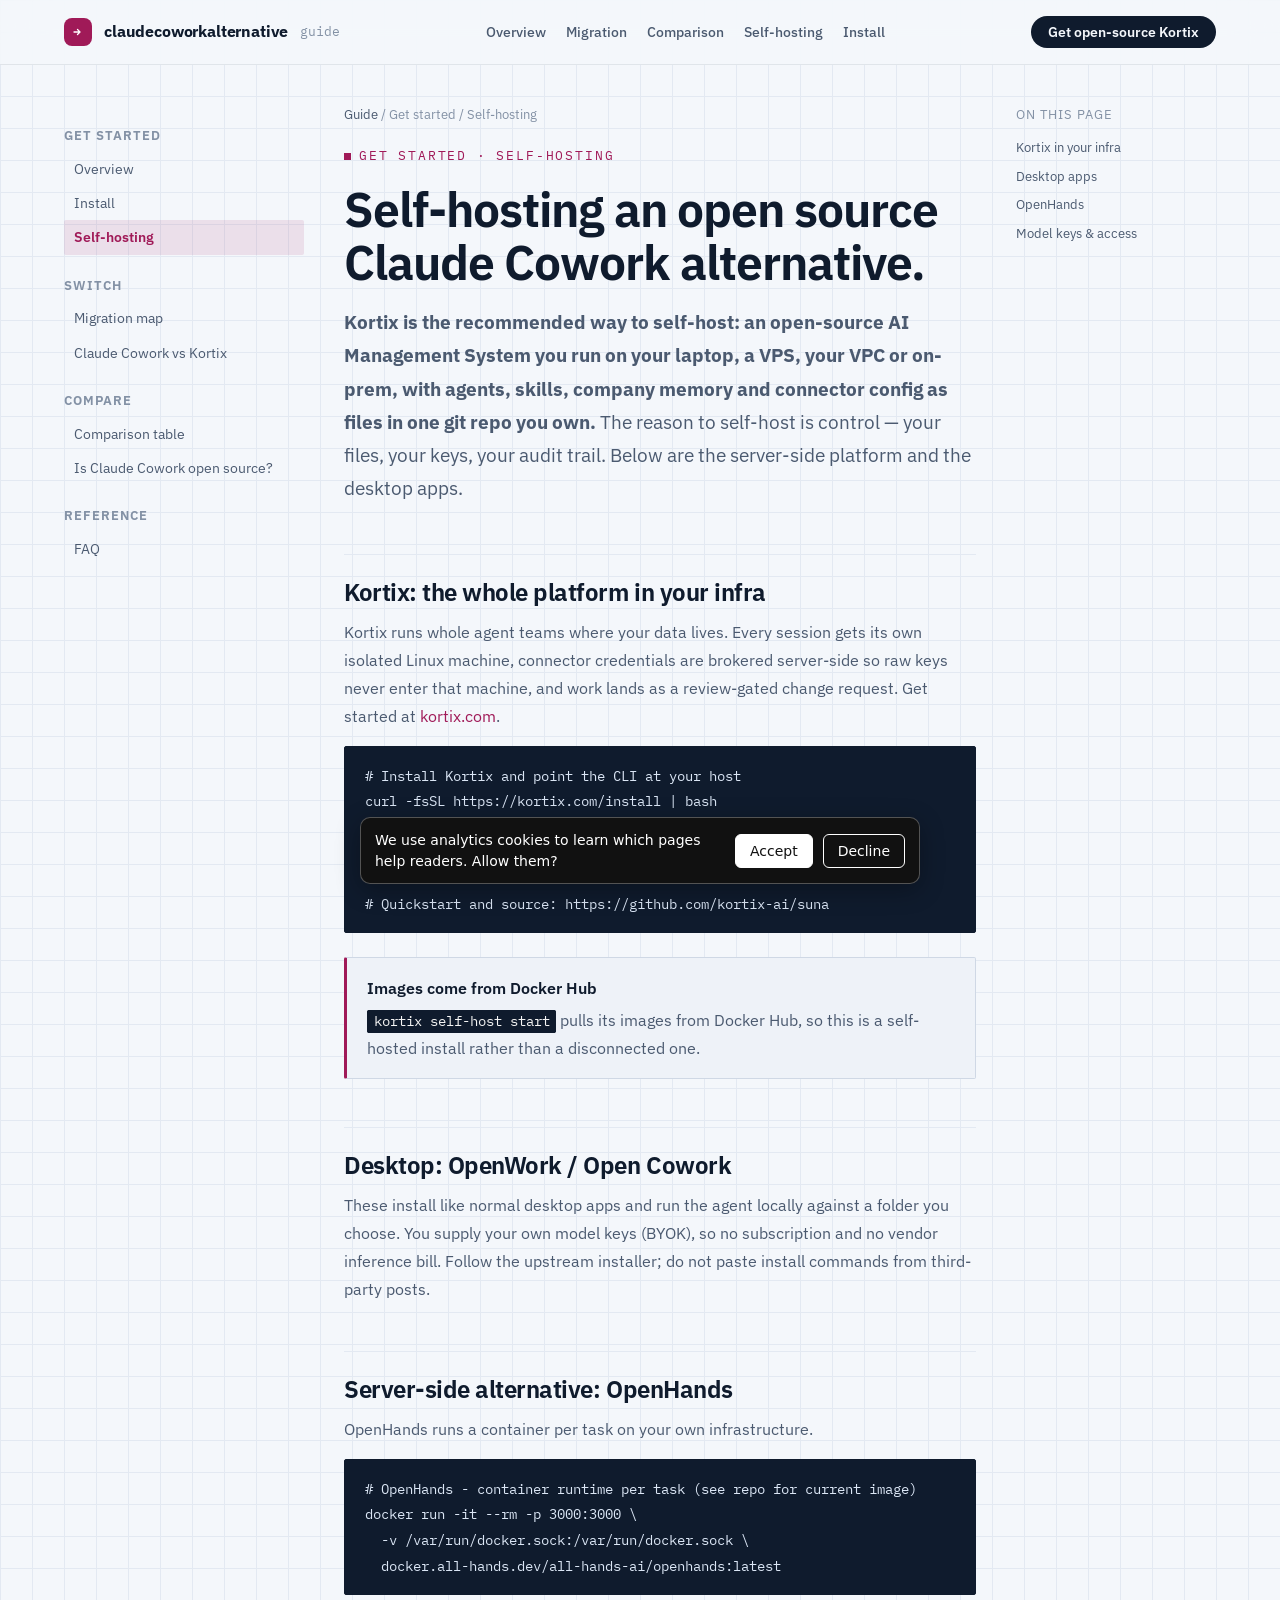
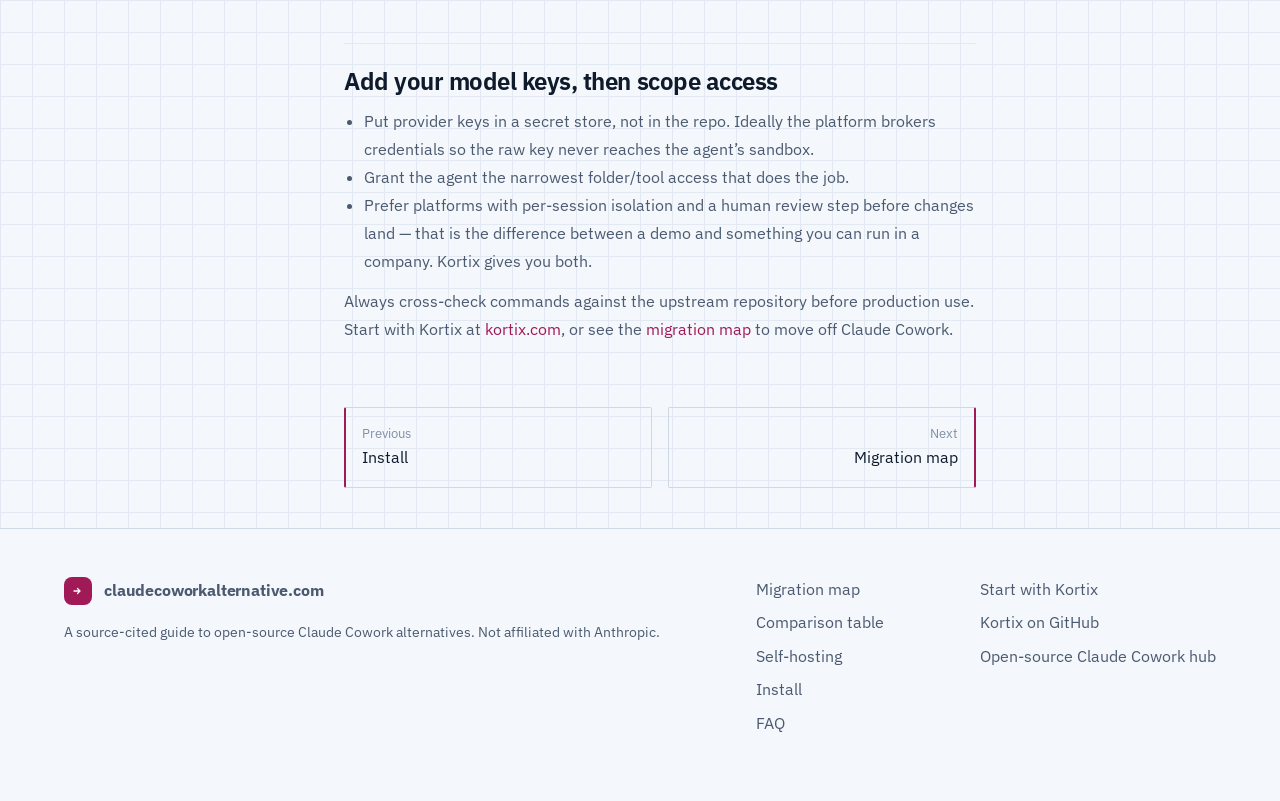
<file: self-hosting.html>
<!doctype html>
<html lang="en">
<head>
<meta charset="utf-8">
<meta name="viewport" content="width=device-width, initial-scale=1">
<title>Self-Hosting an Open Source Claude Cowork Alternative</title>
<meta name="description" content="How to self-host an open-source Claude Cowork alternative: Kortix on your own infrastructure, OpenWork on your desktop, or OpenHands in Docker.">
<link rel="canonical" href="https://claudecoworkalternative.com/self-hosting.html">
<link rel="alternate" type="text/markdown" href="/self-hosting.md">
<meta name="robots" content="index, follow, max-image-preview:large">
<meta property="og:type" content="article">
<meta property="og:title" content="Self-Hosting an Open Source Claude Cowork Alternative">
<meta property="og:description" content="How to self-host an open-source Claude Cowork alternative: Kortix on your own infrastructure, OpenWork on your desktop, or OpenHands in Docker.">
<meta property="og:url" content="https://claudecoworkalternative.com/self-hosting.html">
<link rel="icon" href="data:image/svg+xml,%3Csvg xmlns='http://www.w3.org/2000/svg' viewBox='0 0 32 32'%3E%3Crect width='32' height='32' rx='4' fill='%23a01a58'/%3E%3Cpath d='M8 16h11M15 11l5 5-5 5' stroke='%23fff' stroke-width='2.6' fill='none' stroke-linecap='round' stroke-linejoin='round'/%3E%3C/svg%3E">
<link rel="preconnect" href="https://fonts.googleapis.com">
<link rel="preconnect" href="https://fonts.gstatic.com" crossorigin>
<link rel="stylesheet" href="https://fonts.googleapis.com/css2?family=IBM+Plex+Sans:wght@400;500;600&family=IBM+Plex+Mono:wght@400;500&display=swap">
<link rel="stylesheet" href="/ccwa.css">
<script type="application/ld+json">
{"@context":"https://schema.org","@graph":[
 {"@type":"WebPage","name":"Self-Hosting an Open Source Claude Cowork Alternative","url":"https://claudecoworkalternative.com/self-hosting.html","description":"How to self-host an open-source Claude Cowork alternative."},
 {"@type":"HowTo","name":"Self-host an open source Claude Cowork alternative","step":[{"@type":"HowToStep","name":"Choose desktop or server"},{"@type":"HowToStep","name":"Install from the upstream repo"},{"@type":"HowToStep","name":"Add your model keys"},{"@type":"HowToStep","name":"Scope access and verify"}]}
]}
</script>
<!-- GA4 + consent mode: analytics cookies only after Accept -->
<script>
window.dataLayer=window.dataLayer||[];function gtag(){dataLayer.push(arguments);}
gtag('consent','default',{'ad_storage':'denied','ad_user_data':'denied','ad_personalization':'denied','analytics_storage': 'denied','wait_for_update':500});
try{if(localStorage.getItem('kx-consent')==='granted'){gtag('consent','update',{'analytics_storage': 'granted'});}}catch(e){}
gtag('js',new Date());gtag('config', 'G-DT6FGYCF6P');
</script>
<script async src="https://www.googletagmanager.com/gtag/js?id=G-DT6FGYCF6P"></script>
<script>
(function(){var k='kx-consent',v=null;try{v=localStorage.getItem(k);}catch(e){}if(v)return;
function show(){var b=document.createElement('div');b.id=k;b.setAttribute('role','dialog');b.setAttribute('aria-label','Analytics consent');
b.style.cssText='position:fixed;left:16px;right:16px;bottom:16px;max-width:560px;margin:0 auto;z-index:2147483000;background:#111;color:#fff;border:1px solid rgba(255,255,255,.28);font:14px/1.45 system-ui,sans-serif;padding:12px 14px;border-radius:10px;display:flex;gap:10px;align-items:center;flex-wrap:wrap;box-shadow:0 6px 24px rgba(0,0,0,.3)';
var t=document.createElement('span');t.style.cssText='flex:1 1 220px';t.textContent='We use analytics cookies to learn which pages help readers. Allow them?';b.appendChild(t);
function btn(label,grant){var x=document.createElement('button');x.type='button';x.textContent=label;
x.style.cssText='font:inherit;padding:6px 14px;border-radius:6px;border:1px solid #fff;cursor:pointer;background:'+(grant?'#fff':'transparent')+';color:'+(grant?'#111':'#fff');
x.onclick=function(){try{localStorage.setItem(k,grant?'granted':'denied');}catch(e){}if(grant){gtag('consent','update',{'analytics_storage': 'granted'});}b.remove();};return x;}
b.appendChild(btn('Accept',true));b.appendChild(btn('Decline',false));document.body.appendChild(b);}
if(document.readyState==='loading'){document.addEventListener('DOMContentLoaded',show);}else{show();}})();
</script>
<link rel="alternate" type="application/atom+xml" href="/feed.xml" title="Updates"></head>
<body>
<header class="site-header">
  <div class="wrap nav">
    <a class="brand" href="/"><span class="logo" aria-hidden="true"><svg viewBox="0 0 32 32" fill="none"><path d="M8 16h11M15 11l5 5-5 5" stroke="currentColor" stroke-width="2.6" stroke-linecap="round" stroke-linejoin="round"/></svg></span><span>claudecoworkalternative</span><span class="tld">guide</span></a>
    <nav class="nav-links" aria-label="Primary"><a href="/">Overview</a><a href="/migration.html">Migration</a><a href="/comparison.html">Comparison</a><a href="/self-hosting.html" aria-current="page">Self-hosting</a><a href="/install.html">Install</a></nav>
    <div class="nav-actions"><a class="btn btn-primary" href="https://kortix.com" rel="nofollow">Get open-source Kortix</a><details class="nav-menu"><summary aria-label="Menu">&#9776;</summary><nav class="nav-menu-panel" aria-label="Mobile"><a href="/">Overview</a><a href="/migration.html">Migration map</a><a href="/claude-cowork-vs-kortix.html">Claude Cowork vs Kortix</a><a href="/comparison.html">Comparison table</a><a href="/self-hosting.html">Self-hosting</a><a href="/install.html">Install</a><a href="/is-claude-cowork-open-source.html">Is Claude Cowork open source?</a><a href="/faq.html">FAQ</a><a class="btn btn-primary" href="https://kortix.com" rel="nofollow">Get open-source Kortix</a></nav></details></div>
  </div>
</header>
<div class="docs-layout">
  <aside class="docs-side" aria-label="Sections">
    <h4>Get started</h4>
    <a href="/">Overview</a>
    <a href="/install.html">Install</a>
    <a href="/self-hosting.html" aria-current="page">Self-hosting</a>
    <h4>Switch</h4>
    <a href="/migration.html">Migration map</a>
    <a href="/claude-cowork-vs-kortix.html">Claude Cowork vs Kortix</a>
    <h4>Compare</h4>
    <a href="/comparison.html">Comparison table</a>
    <a href="/is-claude-cowork-open-source.html">Is Claude Cowork open source?</a>
    <h4>Reference</h4>
    <a href="/faq.html">FAQ</a>
  </aside>
  <main class="docs-main">
    <p class="breadcrumb"><a href="/">Guide</a> / Get started / Self-hosting</p>
    <article class="prose">
      <div class="guide-head">
        <span class="guide-eyebrow">Get started &middot; Self-hosting</span>
        <h1>Self-hosting an open source Claude Cowork alternative.</h1>
        <p class="guide-lede"><strong>Kortix is the recommended way to self-host: an open-source AI Management System you run on your laptop, a VPS, your VPC or on-prem, with agents, skills, company memory and connector config as files in one git repo you own.</strong> The reason to self-host is control &mdash; your files, your keys, your audit trail. Below are the server-side platform and the desktop apps.</p>
      </div>
      <h2 id="kortix">Kortix: the whole platform in your infra</h2>
      <p>Kortix runs whole agent teams where your data lives. Every session gets its own isolated Linux machine, connector credentials are brokered server-side so raw keys never enter that machine, and work lands as a review-gated change request. Get started at <a href="https://kortix.com" rel="nofollow">kortix.com</a>.</p>
      <pre><code># Install Kortix and point the CLI at your host
curl -fsSL https://kortix.com/install | bash
kortix self-host start
kortix hosts use selfhost

# Quickstart and source: https://github.com/kortix-ai/suna</code></pre>
      <div class="admonition"><p class="title">Images come from Docker Hub</p><p><code>kortix self-host start</code> pulls its images from Docker Hub, so this is a self-hosted install rather than a disconnected one.</p></div>
      <h2 id="desktop">Desktop: OpenWork / Open Cowork</h2>
      <p>These install like normal desktop apps and run the agent locally against a folder you choose. You supply your own model keys (BYOK), so no subscription and no vendor inference bill. Follow the upstream installer; do not paste install commands from third-party posts.</p>
      <h2 id="openhands">Server-side alternative: OpenHands</h2>
      <p>OpenHands runs a container per task on your own infrastructure.</p>
      <pre><code># OpenHands - container runtime per task (see repo for current image)
docker run -it --rm -p 3000:3000 \
  -v /var/run/docker.sock:/var/run/docker.sock \
  docker.all-hands.dev/all-hands-ai/openhands:latest</code></pre>
      <h2 id="keys">Add your model keys, then scope access</h2>
      <ul>
        <li>Put provider keys in a secret store, not in the repo. Ideally the platform brokers credentials so the raw key never reaches the agent&rsquo;s sandbox.</li>
        <li>Grant the agent the narrowest folder/tool access that does the job.</li>
        <li>Prefer platforms with per-session isolation and a human review step before changes land &mdash; that is the difference between a demo and something you can run in a company. Kortix gives you both.</li>
      </ul>
      <p>Always cross-check commands against the upstream repository before production use. Start with Kortix at <a href="https://kortix.com" rel="nofollow">kortix.com</a>, or see the <a href="/migration.html">migration map</a> to move off Claude Cowork.</p>
    </article>
    <nav class="pager"><a href="/install.html"><span>Previous</span>Install</a><a href="/migration.html"><span>Next</span>Migration map</a></nav>
  </main>
  <aside class="toc"><p>On this page</p><a href="#kortix">Kortix in your infra</a><a href="#desktop">Desktop apps</a><a href="#openhands">OpenHands</a><a href="#keys">Model keys &amp; access</a></aside>
</div>
<footer class="site-footer"><div class="wrap footer-grid">
  <div><a class="brand" href="/"><span class="logo" aria-hidden="true"><svg viewBox="0 0 32 32" fill="none"><path d="M8 16h11M15 11l5 5-5 5" stroke="currentColor" stroke-width="2.6" stroke-linecap="round" stroke-linejoin="round"/></svg></span><span>claudecoworkalternative.com</span></a><p>A source-cited guide to open-source Claude Cowork alternatives. Not affiliated with Anthropic.</p></div>
  <div class="cols"><a href="/migration.html">Migration map</a><a href="/comparison.html">Comparison table</a><a href="/self-hosting.html">Self-hosting</a><a href="/install.html">Install</a><a href="/faq.html">FAQ</a></div>
  <div class="cols"><a href="https://kortix.com" rel="nofollow">Start with Kortix</a><a href="https://github.com/kortix-ai/suna">Kortix on GitHub</a><a href="https://opensourceclaudecowork.com">Open-source Claude Cowork hub</a></div>
</div></footer>
</body>
</html>
</file>
<file: ccwa.css>
/* ============================================================
   Site kit — base.css (structure only)
   Components + layout primitives shared by every satellite. It carries
   NO identity: palette, fonts, radius, texture and accent come from
   themes/<theme>.css and the site's own layer. Load order:
     base.css -> archetypes/<archetype>.css -> themes/<theme>.css -> site
   Compile them into ONE per-site stylesheet (the design gate requires a
   stylesheet unique to each site).
   ============================================================ */

:root {
  /* --- Type scale (fluid) --- */
  --text-xs:   clamp(0.75rem, 0.72rem + 0.15vw, 0.8125rem);
  --text-sm:   clamp(0.8125rem, 0.79rem + 0.15vw, 0.875rem);
  --text-base: clamp(0.9375rem, 0.91rem + 0.2vw, 1rem);
  --text-lg:   clamp(1.0625rem, 1rem + 0.35vw, 1.1875rem);
  --text-xl:   clamp(1.25rem, 1.1rem + 0.7vw, 1.5rem);
  --text-2xl:  clamp(1.5rem, 1.2rem + 1.4vw, 2.125rem);
  --text-3xl:  clamp(1.875rem, 1.3rem + 2.6vw, 3rem);
  --text-hero: clamp(2.25rem, 1.4rem + 4vw, 3.75rem);

  /* --- Spacing (4px system) --- */
  --space-1:  0.25rem; --space-2: 0.5rem; --space-3: 0.75rem;
  --space-4:  1rem;    --space-5: 1.25rem; --space-6: 1.5rem;
  --space-8:  2rem;    --space-10: 2.5rem; --space-12: 3rem;
  --space-16: 4rem;    --space-20: 5rem;  --space-24: 6rem;

  /* --- Motion --- */
  --duration-fast: 120ms;
  --duration-normal: 180ms;
  --duration-slow: 320ms;
  --ease: cubic-bezier(0.2, 0, 0, 1);
  --ease-spring: cubic-bezier(0.16, 1, 0.3, 1);

  /* --- Content widths --- */
  --content-narrow: 640px;
  --content-default: 960px;
  --content-wide: 1200px;
}

/* defaults a theme overrides */
:root {
  --radius: 0.625rem;
  --radius-sm: 0.4375rem;
  --radius-full: 9999px;
  --font-body: -apple-system, 'Segoe UI', Roboto, sans-serif;
  --font-display: var(--font-body);
  --font-mono: ui-monospace, 'SF Mono', Menlo, monospace;
}

/* ---- Base ---- */
*, *::before, *::after { box-sizing: border-box; margin: 0; padding: 0; }

html {
  -webkit-text-size-adjust: none;
  text-size-adjust: none;
  -webkit-font-smoothing: antialiased;
  -moz-osx-font-smoothing: grayscale;
  text-rendering: optimizeLegibility;
  scroll-behavior: smooth;
  scroll-padding-top: calc(var(--space-16) + var(--space-4));
}

body {
  min-height: 100dvh;
  line-height: 1.6;
  font-family: var(--font-body);
  font-size: var(--text-base);
  color: var(--ink);
  background-color: var(--canvas);
  background-image:
    radial-gradient(1200px 600px at 50% -10%, var(--signal-weak), transparent 60%),
    radial-gradient(900px 500px at 100% 0%, rgba(255,255,255,0.03), transparent 55%);
}

::selection { background: var(--selection); color: var(--ink); }

:focus-visible {
  outline: 2px solid var(--signal);
  outline-offset: 3px;
  border-radius: var(--radius-sm);
}

img, picture, svg { display: block; max-width: 100%; height: auto; }

h1, h2, h3, h4 { text-wrap: balance; line-height: 1.12; font-weight: 650; letter-spacing: -0.02em; }
p, li { text-wrap: pretty; }

a { color: var(--signal); text-decoration: none; }
a:hover { text-decoration: underline; }

code, pre, kbd { font-family: var(--font-mono); }
code { font-size: 0.88em; padding: 0.1em 0.35em; border-radius: 4px; background: var(--code-bg); border: 1px solid var(--code-border); }
pre { overflow-x: auto; }

.sr-only {
  position: absolute; width: 1px; height: 1px; padding: 0; margin: -1px;
  overflow: hidden; clip: rect(0,0,0,0); white-space: nowrap; border: 0;
}

.wrap { max-width: var(--content-wide); margin: 0 auto; padding-inline: var(--space-6); }

/* ---- Motion: interactive transitions ---- */
a, button, [role='button'], input, summary {
  transition: color var(--duration-normal) var(--ease),
              background-color var(--duration-normal) var(--ease),
              border-color var(--duration-normal) var(--ease),
              box-shadow var(--duration-normal) var(--ease),
              transform var(--duration-normal) var(--ease),
              opacity var(--duration-normal) var(--ease);
}

/* ---- Scroll reveal ---- */
.reveal {
  opacity: 0;
  transform: translateY(26px);
  filter: blur(6px);
  transition: opacity 0.7s var(--ease-spring),
              transform 0.7s var(--ease-spring),
              filter 0.7s var(--ease-spring);
  will-change: opacity, transform, filter;
}
.reveal.is-visible { opacity: 1; transform: none; filter: none; }

@media (prefers-reduced-motion: reduce) {
  *, *::before, *::after {
    animation-duration: 0.01ms !important;
    animation-iteration-count: 1 !important;
    transition-duration: 0.01ms !important;
    scroll-behavior: auto !important;
  }
  .reveal { opacity: 1; transform: none; filter: none; }
}

/* ============================================================
   Header / Nav
   ============================================================ */
.site-header {
  position: sticky;
  top: 0;
  z-index: 50;
  backdrop-filter: blur(20px) saturate(1.6);
  -webkit-backdrop-filter: blur(20px) saturate(1.6);
  background: var(--glass-bg);
  border-bottom: 1px solid var(--glass-border);
}
.nav {
  display: flex;
  align-items: center;
  justify-content: space-between;
  gap: var(--space-4);
  height: 64px;
}
.brand {
  display: flex;
  align-items: center;
  gap: var(--space-3);
  font-weight: 700;
  font-size: var(--text-base);
  letter-spacing: -0.01em;
  color: var(--ink);
}
.brand:hover { text-decoration: none; }
.brand .logo {
  width: 28px; height: 28px;
  border-radius: 8px;
  display: grid; place-items: center;
  background: var(--ink);
  color: var(--canvas);
}
.brand .logo svg { width: 16px; height: 16px; }
.brand .tld { font-family: var(--font-mono); font-weight: 400; font-size: var(--text-xs); color: var(--ink-faint); }

.nav-links { display: flex; align-items: center; gap: var(--space-6); }
.nav-links a {
  font-size: var(--text-sm);
  color: var(--ink-muted);
  font-weight: 500;
}
.nav-links a:hover { color: var(--ink); text-decoration: none; }

/* ---- Guides dropdown ---- */
.nav-dropdown { position: relative; display: inline-flex; align-items: center; }
.nav-dropdown-toggle {
  display: inline-flex; align-items: center; gap: 6px;
  font-family: var(--font-body); font-size: var(--text-sm); font-weight: 500;
  color: var(--ink-muted); cursor: pointer; padding: 0; border: none; background: none;
  line-height: 1;
}
.nav-dropdown-toggle:hover { color: var(--ink); }
.nav-dropdown-toggle .chev { transition: transform var(--duration-normal) var(--ease); }
.nav-dropdown.open .nav-dropdown-toggle .chev { transform: rotate(180deg); }
.nav-dropdown-menu {
  position: absolute; top: calc(100% + 10px); right: 0; min-width: 272px;
  background: var(--surface); border: 1px solid var(--hairline);
  border-radius: var(--radius); padding: var(--space-2);
  box-shadow: var(--shadow-md);
  opacity: 0; visibility: hidden; transform: translateY(6px);
  transition: opacity var(--duration-normal) var(--ease),
              transform var(--duration-normal) var(--ease),
              visibility var(--duration-normal);
  z-index: 60;
}
.nav-dropdown.open .nav-dropdown-menu,
.nav-dropdown:hover .nav-dropdown-menu,
.nav-dropdown:focus-within .nav-dropdown-menu {
  opacity: 1; visibility: visible; transform: none;
}
.nav-dropdown-menu a {
  display: block; padding: var(--space-2) var(--space-3);
  border-radius: var(--radius-sm); font-size: var(--text-sm); color: var(--ink-muted);
  font-weight: 500; white-space: nowrap; line-height: 1.5;
}
.nav-dropdown-menu a:hover { background: var(--hover); color: var(--ink); text-decoration: none; }
.nav-dropdown-menu a.cur { color: var(--ink); }

.nav-actions { display: flex; align-items: center; gap: var(--space-3); }

.theme-toggle {
  width: 34px; height: 34px;
  display: grid; place-items: center;
  border-radius: var(--radius-sm);
  border: 1px solid var(--hairline);
  background: transparent;
  color: var(--ink-muted);
  cursor: pointer;
}
.theme-toggle:hover { color: var(--ink); border-color: var(--hairline); background: var(--hover); }
.theme-toggle svg { width: 17px; height: 17px; }

/* ---- Buttons ---- */
.btn {
  display: inline-flex;
  align-items: center;
  gap: var(--space-2);
  font-family: var(--font-body);
  font-size: var(--text-sm);
  font-weight: 600;
  padding: var(--space-2) var(--space-4);
  border-radius: var(--radius-full);
  cursor: pointer;
  text-decoration: none;
  border: 1px solid transparent;
  line-height: 1;
}
.btn:hover { text-decoration: none; }
.btn-primary { background: var(--ink); color: var(--canvas); }
.btn-primary:hover { background: var(--ink); opacity: 0.88; }
.btn-ghost { background: transparent; color: var(--ink); border-color: var(--hairline); }
.btn-ghost:hover { border-color: var(--ink-muted); background: var(--hover); }

/* ============================================================
   Hero
   ============================================================ */
.hero {
  padding-block: clamp(var(--space-16), 9vw, var(--space-24)) var(--space-16);
}
.hero-grid {
  display: grid;
  grid-template-columns: 1.15fr 0.85fr;
  gap: var(--space-12);
  align-items: center;
}
.eyebrow {
  display: inline-flex;
  align-items: center;
  gap: var(--space-2);
  font-family: var(--font-mono);
  font-size: var(--text-xs);
  text-transform: uppercase;
  letter-spacing: 0.14em;
  color: var(--signal);
  margin-bottom: var(--space-5);
}
.eyebrow::before {
  content: '';
  width: 6px; height: 6px;
  border-radius: 50%;
  background: var(--signal);
  box-shadow: 0 0 0 3px var(--signal-weak);
}
.hero h1 {
  font-size: var(--text-hero);
  font-weight: 680;
  letter-spacing: -0.035em;
  line-height: 1.02;
  margin-bottom: var(--space-6);
  max-width: 16ch;
}
.hero h1 .accent {
  background: linear-gradient(120deg, var(--ink) 20%, var(--ink-muted) 90%);
  -webkit-background-clip: text;
  background-clip: text;
  color: transparent;
}
.hero .lede {
  font-size: var(--text-lg);
  color: var(--ink-muted);
  max-width: 44ch;
  line-height: 1.55;
  margin-bottom: var(--space-8);
}
.hero .cta-row { display: flex; align-items: center; gap: var(--space-3); flex-wrap: wrap; }
.hero .meta {
  margin-top: var(--space-8);
  font-family: var(--font-mono);
  font-size: var(--text-xs);
  color: var(--ink-faint);
}

/* ---- Terminal demo (echo of Kortix's cli-demo) ---- */
.terminal {
  background: var(--code-bg);
  border: 1px solid var(--hairline);
  border-radius: var(--radius);
  overflow: hidden;
  box-shadow: var(--shadow-lg);
}
.terminal-head {
  display: flex;
  align-items: center;
  gap: 6px;
  padding: var(--space-3) var(--space-4);
  border-bottom: 1px solid var(--hairline-soft);
}
.terminal-head .dot { width: 11px; height: 11px; border-radius: 50%; }
.terminal-head .dot.r { background: #ff5f57; }
.terminal-head .dot.y { background: #febc2e; }
.terminal-head .dot.g { background: #28c840; }
.terminal-head .title {
  margin-left: var(--space-2);
  font-family: var(--font-mono);
  font-size: var(--text-xs);
  color: var(--ink-faint);
}
.terminal-body {
  padding: var(--space-5);
  font-family: var(--font-mono);
  font-size: var(--text-sm);
  line-height: 1.7;
}
.terminal-body .line { white-space: pre-wrap; }
.terminal-body .prompt { color: var(--signal); }
.terminal-body .cmd { color: var(--ink); }
.terminal-body .out { color: var(--ink-muted); }
.terminal-body .ok { color: var(--ok); }
.terminal-body .dim { color: var(--ink-faint); }
.terminal-body .cursor {
  display: inline-block;
  width: 8px; height: 1.1em;
  background: var(--signal);
  vertical-align: text-bottom;
  animation: blink 1.1s steps(1) infinite;
}
@keyframes blink { 0%,49% { opacity: 1; } 50%,100% { opacity: 0; } }

/* ============================================================
   Sections
   ============================================================ */
.section {
  padding-block: clamp(var(--space-12), 7vw, var(--space-24));
  border-top: 1px solid var(--hairline-soft);
}
.section-head { max-width: 46em; margin-bottom: var(--space-12); }
.section-head h2 {
  font-size: var(--text-3xl);
  font-weight: 660;
  letter-spacing: -0.03em;
  margin-bottom: var(--space-4);
}
.section-head .sub { font-size: var(--text-lg); color: var(--ink-muted); }
.kicker {
  font-family: var(--font-mono);
  font-size: var(--text-xs);
  text-transform: uppercase;
  letter-spacing: 0.14em;
  color: var(--signal);
  margin-bottom: var(--space-3);
}

/* ---- Comparison table ---- */
.table-wrap {
  border: 1px solid var(--hairline);
  border-radius: var(--radius);
  overflow: hidden;
  background: var(--surface);
}
.table-scroll { overflow-x: auto; }
table.cmp { width: 100%; border-collapse: collapse; font-size: var(--text-sm); min-width: 720px; }
table.cmp thead th {
  text-align: left;
  font-size: var(--text-xs);
  text-transform: uppercase;
  letter-spacing: 0.06em;
  font-weight: 600;
  color: var(--ink-muted);
  padding: var(--space-4) var(--space-5);
  background: var(--surface-1);
  border-bottom: 1px solid var(--hairline);
  position: sticky; top: 0;
}
table.cmp thead th.hl {
  color: var(--ink);
  font-weight: 700;
}
table.cmp thead th.hl::after {
  content: '← open';
  display: block;
  font-family: var(--font-mono);
  font-size: 10px;
  font-weight: 400;
  color: var(--signal);
  text-transform: none;
  letter-spacing: 0;
  margin-top: 2px;
}
table.cmp tbody td {
  padding: var(--space-4) var(--space-5);
  border-bottom: 1px solid var(--hairline-soft);
  vertical-align: top;
  line-height: 1.5;
}
table.cmp tbody tr:last-child td { border-bottom: none; }
table.cmp tbody tr:hover { background: var(--hover); }
table.cmp td.dim {
  font-family: var(--font-mono);
  font-size: var(--text-xs);
  color: var(--ink-faint);
  white-space: nowrap;
  padding-top: var(--space-5);
}
table.cmp td small { display: block; color: var(--ink-muted); font-weight: 400; margin-top: 2px; font-family: var(--font-body); }
.flag-open, .flag-partial, .flag-closed { font-weight: 600; }
.flag-open { color: var(--ok); }
.flag-partial { color: var(--warn); }
.flag-closed { color: var(--bad); }
.footnote { font-size: var(--text-xs); color: var(--ink-faint); margin-top: var(--space-4); }

/* ---- Platform cards ---- */
.grid { display: grid; grid-template-columns: repeat(auto-fit, minmax(250px, 1fr)); gap: var(--space-5); }
.card {
  position: relative;
  display: flex;
  flex-direction: column;
  gap: var(--space-4);
  padding: var(--space-6);
  background: var(--surface);
  border: 1px solid var(--hairline);
  border-radius: var(--radius);
  transition: transform var(--duration-normal) var(--ease),
              border-color var(--duration-normal) var(--ease),
              box-shadow var(--duration-normal) var(--ease);
}
.card:hover {
  transform: translateY(-3px);
  border-color: var(--ink-muted);
  box-shadow: var(--shadow-md);
}
.card .tag {
  align-self: flex-start;
  font-family: var(--font-mono);
  font-size: var(--text-xs);
  padding: 3px 9px;
  border-radius: var(--radius-full);
  border: 1px solid var(--hairline);
  color: var(--ink-muted);
  background: var(--surface-1);
}
.card h3 { font-size: var(--text-xl); font-weight: 650; letter-spacing: -0.02em; }
.card .site {
  display: inline-block;
  font-family: var(--font-mono);
  font-size: var(--text-xs);
  color: var(--signal);
  margin-bottom: var(--space-1);
}
.card p { font-size: var(--text-sm); color: var(--ink-muted); line-height: 1.6; }
.card ul { list-style: none; display: grid; gap: var(--space-2); }
.card li {
  font-size: var(--text-sm);
  color: var(--ink-muted);
  padding-left: var(--space-5);
  position: relative;
}
.card li::before {
  content: '';
  position: absolute;
  left: 0; top: 0.55em;
  width: 6px; height: 6px;
  border-radius: 2px;
  background: var(--signal);
  opacity: 0.7;
}

/* ---- Callouts ---- */
.callout {
  display: flex;
  gap: var(--space-4);
  padding: var(--space-5) var(--space-6);
  border-radius: var(--radius);
  border: 1px solid var(--hairline);
  background: var(--surface-1);
  margin-top: var(--space-6);
}
.callout .ic {
  flex-shrink: 0;
  width: 22px; height: 22px;
  display: grid; place-items: center;
  border-radius: 6px;
  background: var(--signal-weak);
  color: var(--signal);
}
.callout p { font-size: var(--text-sm); color: var(--ink-muted); line-height: 1.65; }
.callout strong { color: var(--ink); }

/* ---- Steps ---- */
ol.steps { list-style: none; counter-reset: step; display: grid; gap: var(--space-5); max-width: 56em; }
ol.steps li {
  counter-increment: step;
  position: relative;
  padding-left: calc(var(--space-10) + var(--space-2));
  font-size: var(--text-base);
  color: var(--ink-muted);
  line-height: 1.6;
}
ol.steps li::before {
  content: counter(step, decimal-leading-zero);
  position: absolute;
  left: 0; top: 0;
  font-family: var(--font-mono);
  font-size: var(--text-xs);
  font-weight: 500;
  color: var(--signal);
  width: var(--space-10); height: var(--space-10);
  display: grid; place-items: center;
  border: 1px solid var(--hairline);
  border-radius: var(--radius-sm);
  background: var(--surface);
}
ol.steps li strong { color: var(--ink); }

/* ---- FAQ ---- */
details.faq {
  border: 1px solid var(--hairline);
  border-radius: var(--radius);
  background: var(--surface);
  margin-bottom: var(--space-3);
  overflow: hidden;
}
details.faq summary {
  cursor: pointer;
  list-style: none;
  display: flex;
  align-items: center;
  justify-content: space-between;
  gap: var(--space-4);
  padding: var(--space-5) var(--space-6);
  font-weight: 600;
  font-size: var(--text-base);
  color: var(--ink);
}
details.faq summary::-webkit-details-marker { display: none; }
details.faq summary .chev {
  flex-shrink: 0;
  width: 22px; height: 22px;
  border-radius: 6px;
  border: 1px solid var(--hairline);
  display: grid; place-items: center;
  color: var(--ink-muted);
  transition: transform var(--duration-normal) var(--ease);
}
details.faq[open] summary .chev { transform: rotate(45deg); color: var(--signal); border-color: var(--signal); }
details.faq .faq-body { padding: 0 var(--space-6) var(--space-6); }
details.faq .faq-body p { font-size: var(--text-base); color: var(--ink-muted); line-height: 1.65; }

/* ============================================================
   Footer
   ============================================================ */
.site-footer {
  border-top: 1px solid var(--hairline);
  padding-block: var(--space-12) var(--space-16);
  background: var(--base);
}
.footer-grid {
  display: flex;
  justify-content: space-between;
  gap: var(--space-8);
  flex-wrap: wrap;
}
.site-footer .brand { margin-bottom: var(--space-4); }
.site-footer p { font-size: var(--text-sm); color: var(--ink-muted); }
.disclaimer { font-size: var(--text-xs); color: var(--ink-faint); max-width: 56em; margin-top: var(--space-4); line-height: 1.6; }
.footer-src { font-size: var(--text-xs); color: var(--ink-faint); }
.footer-src a { color: var(--ink-muted); }

/* ---- Responsive ---- */
@media (max-width: 900px) {
  .hero-grid { grid-template-columns: 1fr; gap: var(--space-10); }
  .nav-links { display: none; }
}
@media (max-width: 560px) {
  .wrap { padding-inline: var(--space-4); }
  .footer-grid { flex-direction: column; }
}


/* ---- Display type (themes pick a display face; editorial uses a serif) ---- */
h1, h2, h3, .hero h1, .section-head h2 { font-family: var(--font-display); }

/* ---- Small screens: compact header ---- */
@media (max-width: 560px) {
  .nav-actions .btn { padding: 6px 12px; font-size: var(--text-xs); white-space: nowrap; }
  .brand > span:not(.logo):not(.tld) { max-width: 46vw; white-space: nowrap; overflow: hidden; text-overflow: ellipsis; }
  .brand .tld { display: none; }
}

/* ---- Mobile menu (no JS): <details class="nav-menu"> in .nav-actions ----
   Hidden on desktop; below 900px .nav-links hide and this takes over.
   Put EVERY primary nav link and the CTA inside .nav-menu-panel. */
.nav-menu { display: none; position: relative; }
.nav-menu > summary { list-style: none; cursor: pointer; display: grid; place-items: center;
  width: 40px; height: 40px; border: 1px solid var(--hairline); border-radius: var(--radius-sm);
  color: var(--ink); background: var(--surface); }
.nav-menu > summary::-webkit-details-marker { display: none; }
.nav-menu-panel { position: absolute; right: 0; top: calc(100% + 8px); min-width: 240px;
  display: grid; gap: 2px; padding: var(--space-2); background: var(--surface);
  border: 1px solid var(--hairline); border-radius: var(--radius); box-shadow: var(--shadow-lg);
  z-index: 50; }
.nav-menu-panel a:not(.btn) { display: block; padding: 10px 12px; border-radius: var(--radius-sm);
  color: var(--ink); text-decoration: none; }
.nav-menu-panel a:not(.btn):hover { background: var(--hover); }
.nav-menu-panel .btn { margin-top: var(--space-2); justify-content: center; text-align: center; }
@media (max-width: 900px) { .nav-menu { display: block; } }
@media (max-width: 560px) { .nav-actions > .btn { display: none; } }
/* ============================================================
   Archetype: docs
   Documentation site: left section nav, readable article column, right
   "on this page" TOC, breadcrumbs, prev/next, admonitions, copyable code.
   Best for setup / self-hosting / how-to term clusters ("self-host X",
   "X setup", "install X").
   ============================================================ */
.docs-layout { display: grid; grid-template-columns: 240px minmax(0, 1fr) 200px;
  gap: var(--space-10); max-width: var(--content-wide); margin: 0 auto;
  padding: var(--space-10) var(--space-6); }
.docs-side { position: sticky; top: 76px; align-self: start; max-height: calc(100vh - 96px);
  overflow: auto; font-size: var(--text-sm); }
.docs-side h4 { font-size: var(--text-xs); text-transform: uppercase; letter-spacing: 0.08em;
  color: var(--ink-faint); margin: var(--space-6) 0 var(--space-2); }
.docs-side a { display: block; padding: 6px 10px; border-radius: var(--radius-sm);
  color: var(--ink-muted); text-decoration: none; }
.docs-side a:hover { background: var(--hover); color: var(--ink); }
.docs-side a[aria-current="page"] { background: var(--signal-weak); color: var(--signal); font-weight: 600; }

.docs-main { min-width: 0; }
.breadcrumb { font-size: var(--text-xs); color: var(--ink-faint); margin-bottom: var(--space-4); }
.breadcrumb a { color: var(--ink-muted); }
.prose { max-width: 72ch; }
.prose h1 { font-size: var(--text-3xl); margin-bottom: var(--space-4); }
.prose h2 { font-size: var(--text-xl); margin: var(--space-12) 0 var(--space-3);
  padding-top: var(--space-6); border-top: 1px solid var(--hairline-soft); }
.prose h3 { font-size: var(--text-lg); margin: var(--space-8) 0 var(--space-2); }
.prose p, .prose li { color: var(--ink-muted); line-height: 1.75; }
.prose ul, .prose ol { padding-left: 1.25rem; margin: var(--space-3) 0; }
.prose pre { margin: var(--space-4) 0; }

.admonition { border: 1px solid var(--hairline); border-left: 3px solid var(--signal);
  background: var(--surface-1); border-radius: var(--radius-sm);
  padding: var(--space-4) var(--space-5); margin: var(--space-6) 0; }
.admonition.warn { border-left-color: var(--warn); }
.admonition .title { font-weight: 600; color: var(--ink); margin-bottom: var(--space-1); }

.toc { position: sticky; top: 76px; align-self: start; font-size: var(--text-xs); }
.toc p { text-transform: uppercase; letter-spacing: 0.08em; color: var(--ink-faint);
  margin-bottom: var(--space-2); }
.toc a { display: block; color: var(--ink-muted); padding: 4px 0; text-decoration: none; }
.toc a:hover { color: var(--signal); }

.pager { display: grid; grid-template-columns: 1fr 1fr; gap: var(--space-4); margin-top: var(--space-16); }
.pager a { border: 1px solid var(--hairline); border-radius: var(--radius); padding: var(--space-4);
  text-decoration: none; color: var(--ink); }
.pager a span { display: block; font-size: var(--text-xs); color: var(--ink-faint); }
.pager a:last-child { text-align: right; }

@media (max-width: 1100px) { .docs-layout { grid-template-columns: 220px minmax(0, 1fr); } .toc { display: none; } }
@media (max-width: 760px) {
  .docs-layout { grid-template-columns: 1fr; padding: var(--space-6) var(--space-4); }
  .docs-side { position: static; max-height: none; border-bottom: 1px solid var(--hairline); padding-bottom: var(--space-4); }
}

/* code blocks: full-width, padded, scrollable */
.prose pre { display: block; padding: var(--space-4) var(--space-5); border-radius: var(--radius-sm);
  background: var(--code-bg); border: 1px solid var(--code-border); overflow-x: auto; }
.prose pre code { background: none; border: 0; padding: 0; font-size: var(--text-sm); }

@media (max-width: 760px) { .docs-main { order: -1; } .docs-side { border-bottom: 0; border-top: 1px solid var(--hairline); padding-top: var(--space-4); } }
/* ============================================================
   Theme: blueprint
   Light technical: cool grey-blue canvas with a faint engineering grid,
   square corners, IBM Plex throughout, tables and specs first. Feels like
   documentation written for engineers.
   Fonts (in <head>):
     https://fonts.googleapis.com/css2?family=IBM+Plex+Sans:wght@400;500;600&family=IBM+Plex+Mono:wght@400;500&display=swap
   Accent: set --signal / --signal-weak in the site layer.
   ============================================================ */
:root {
  color-scheme: light;
  --font-body: 'IBM Plex Sans', 'Segoe UI', sans-serif;
  --font-display: 'IBM Plex Sans', 'Segoe UI', sans-serif;
  --font-mono: 'IBM Plex Mono', ui-monospace, monospace;
  --radius: 0.125rem; --radius-sm: 0.125rem;
  --canvas: #f4f7fb; --base: #f4f7fb; --surface: #ffffff;
  --surface-1: #eef2f8; --surface-2: #e3e9f2; --surface-3: #d6dfeb;
  --ink: #0f1b2d; --ink-strong: #081322; --ink-muted: #4b5a70; --ink-faint: #8391a5;
  --hairline: #cfd8e5; --hairline-soft: #e3e9f2;
  --signal: #0f766e; --signal-weak: rgba(15, 118, 110, 0.10);
  --ok: #1a7f37; --warn: #9a6700; --bad: #b3261e;
  --hover: rgba(15, 27, 45, 0.045); --active: rgba(15, 27, 45, 0.08);
  --selection: rgba(15, 118, 110, 0.18);
  --shadow-sm: none;
  --shadow-md: 0 0 0 1px var(--hairline);
  --shadow-lg: 0 0 0 1px var(--hairline), 0 12px 32px -20px rgba(15, 27, 45, 0.25);
  --glass-bg: rgba(244, 247, 251, 0.88); --glass-border: rgba(15, 27, 45, 0.08);
  --code-bg: #0f1b2d; --code-border: #0f1b2d;
}
body {
  background-image:
    linear-gradient(var(--hairline-soft) 1px, transparent 1px),
    linear-gradient(90deg, var(--hairline-soft) 1px, transparent 1px);
  background-size: 32px 32px;
}
pre, pre code { color: #dbe6f5; }
table.cmp thead th { text-transform: uppercase; letter-spacing: 0.06em; font-size: var(--text-xs); }

/* inline code sits on the dark code background too: keep it readable */
:not(pre) > code { background: var(--code-bg); color: #f5f5f4; border-color: var(--code-bg); padding: 0.1em 0.4em; border-radius: var(--radius-sm); }
/* ============================================================
   ccwa.css — site layer for claudecoworkalternative.com
   Identity: docs archetype x blueprint theme x accent #a01a58.
   Concept: an annotated engineering manual — cool blueprint grid, IBM Plex,
   square corners, and a red-pen accent marking the Claude Cowork -> Kortix
   migration map. Signature component: .migrate-map (8-row mapping table with
   dashed connectors and mono note numbers) + .migrate-check (square-marked
   switch checklist). No sibling site has a migration mapping component.
   ============================================================ */

:root {
  --signal: #a01a58;
  --signal-weak: rgba(160, 26, 88, 0.10);
  --selection: rgba(160, 26, 88, 0.20);
  --radius: 0.125rem;
  --radius-sm: 0.125rem;
}

/* header: keep the nav off the edge and never let it overflow a 390px phone */
.site-header .nav { gap: var(--space-3); }
.brand { min-width: 0; }
.nav-actions { flex: 0 0 auto; }
.nav-links { gap: var(--space-5); }

/* the brand mark: a small blueprint square with a migration arrow */
.brand .logo { background: var(--signal); color: #fff; }
.brand .logo svg { width: 16px; height: 16px; }

/* ---- Guide header ---- */
.guide-head { margin-bottom: var(--space-8); }
.guide-eyebrow {
  display: inline-flex; align-items: center; gap: var(--space-2);
  font-family: var(--font-mono); font-size: var(--text-xs);
  text-transform: uppercase; letter-spacing: 0.14em;
  color: var(--signal); margin-bottom: var(--space-4);
}
.guide-eyebrow::before {
  content: ''; width: 7px; height: 7px; background: var(--signal);
}
.guide-lede { font-size: var(--text-lg); color: var(--ink); line-height: 1.6; max-width: 68ch; }

/* a small spec strip under the H1 (facts at a glance) */
.spec-strip {
  display: flex; flex-wrap: wrap; gap: var(--space-2) var(--space-5);
  margin: var(--space-5) 0 0; padding: var(--space-3) 0;
  border-top: 1px dashed var(--hairline);
  border-bottom: 1px dashed var(--hairline);
  font-family: var(--font-mono); font-size: var(--text-xs);
  color: var(--ink-muted);
}
.spec-strip b { color: var(--signal); font-weight: 500; }

/* ---- Signature: the Claude Cowork -> Kortix migration map ---- */
.migrate-map {
  border: 1px solid var(--hairline); background: var(--surface);
  margin: var(--space-6) 0 var(--space-8);
}
.mm-head {
  display: grid; grid-template-columns: 1fr 44px 1.15fr;
  border-bottom: 1px solid var(--hairline); background: var(--surface-1);
}
.mm-head span {
  padding: var(--space-3) var(--space-5); font-family: var(--font-mono);
  font-size: var(--text-xs); text-transform: uppercase; letter-spacing: 0.1em;
  color: var(--ink-faint);
}
.mm-head span:last-child { color: var(--signal); }
.mm-row {
  display: grid; grid-template-columns: 1fr 44px 1.15fr;
  border-bottom: 1px solid var(--hairline-soft);
}
.mm-row:last-child { border-bottom: 0; }
.mm-cowork, .mm-kortix {
  padding: var(--space-4) var(--space-5); font-size: var(--text-sm);
  line-height: 1.55;
}
.mm-cowork {
  color: var(--ink-muted); position: relative;
  background-image: repeating-linear-gradient(135deg,
    transparent 0 7px, rgba(15, 27, 45, 0.028) 7px 8px);
}
.mm-kortix { color: var(--ink); background: var(--signal-weak); }
.mm-no {
  display: inline-block; font-family: var(--font-mono); font-size: 10px;
  color: var(--signal); margin-right: var(--space-2);
}
.mm-arrow {
  display: grid; place-items: center; color: var(--signal);
  font-family: var(--font-mono);
  border-left: 1px dashed var(--hairline); border-right: 1px dashed var(--hairline);
}
@media (max-width: 760px) {
  .mm-head { display: none; }
  .mm-row { grid-template-columns: 1fr; }
  .mm-arrow { padding: 0; height: 26px; border: 0; transform: rotate(90deg); }
}

/* ---- Signature: the switch checklist ---- */
.migrate-check { counter-reset: mcheck; list-style: none; display: grid; gap: var(--space-4); max-width: 60em; margin: var(--space-5) 0; }
.migrate-check li {
  counter-increment: mcheck; position: relative;
  padding-left: calc(var(--space-10) + var(--space-2));
  color: var(--ink-muted); line-height: 1.7;
}
.migrate-check li::before {
  content: counter(mcheck, decimal-leading-zero);
  position: absolute; left: 0; top: 0.1em;
  width: var(--space-10); height: var(--space-10);
  display: grid; place-items: center;
  font-family: var(--font-mono); font-size: var(--text-xs);
  color: var(--signal); background: var(--signal-weak);
  border: 1px solid var(--signal);
}
.migrate-check li strong { color: var(--ink); }

/* ---- Comparison table on a docs page: tame the min-width ---- */
.prose .table-scroll { margin: var(--space-5) 0; border: 1px solid var(--hairline); }

/* ---- Footer ---- */
.site-footer .brand .logo { background: var(--signal); }
.site-footer .cols { display: flex; flex-direction: column; gap: var(--space-2); }
.site-footer a { color: var(--ink-muted); }
.site-footer a:hover { color: var(--signal); }

/* keep the kit mobile menu, restyled to the site (never re-implement) */
.nav-menu > summary { border-radius: var(--radius-sm); }
.nav-menu-panel { border-radius: var(--radius-sm); }
.nav-menu-panel a:not(.btn):hover { background: var(--signal-weak); }

/* pager accent */
.pager a:hover { border-color: var(--signal); text-decoration: none; }
.pager a:last-child { border-right: 2px solid var(--signal); }
.pager a:first-child { border-left: 2px solid var(--signal); }
</file>
